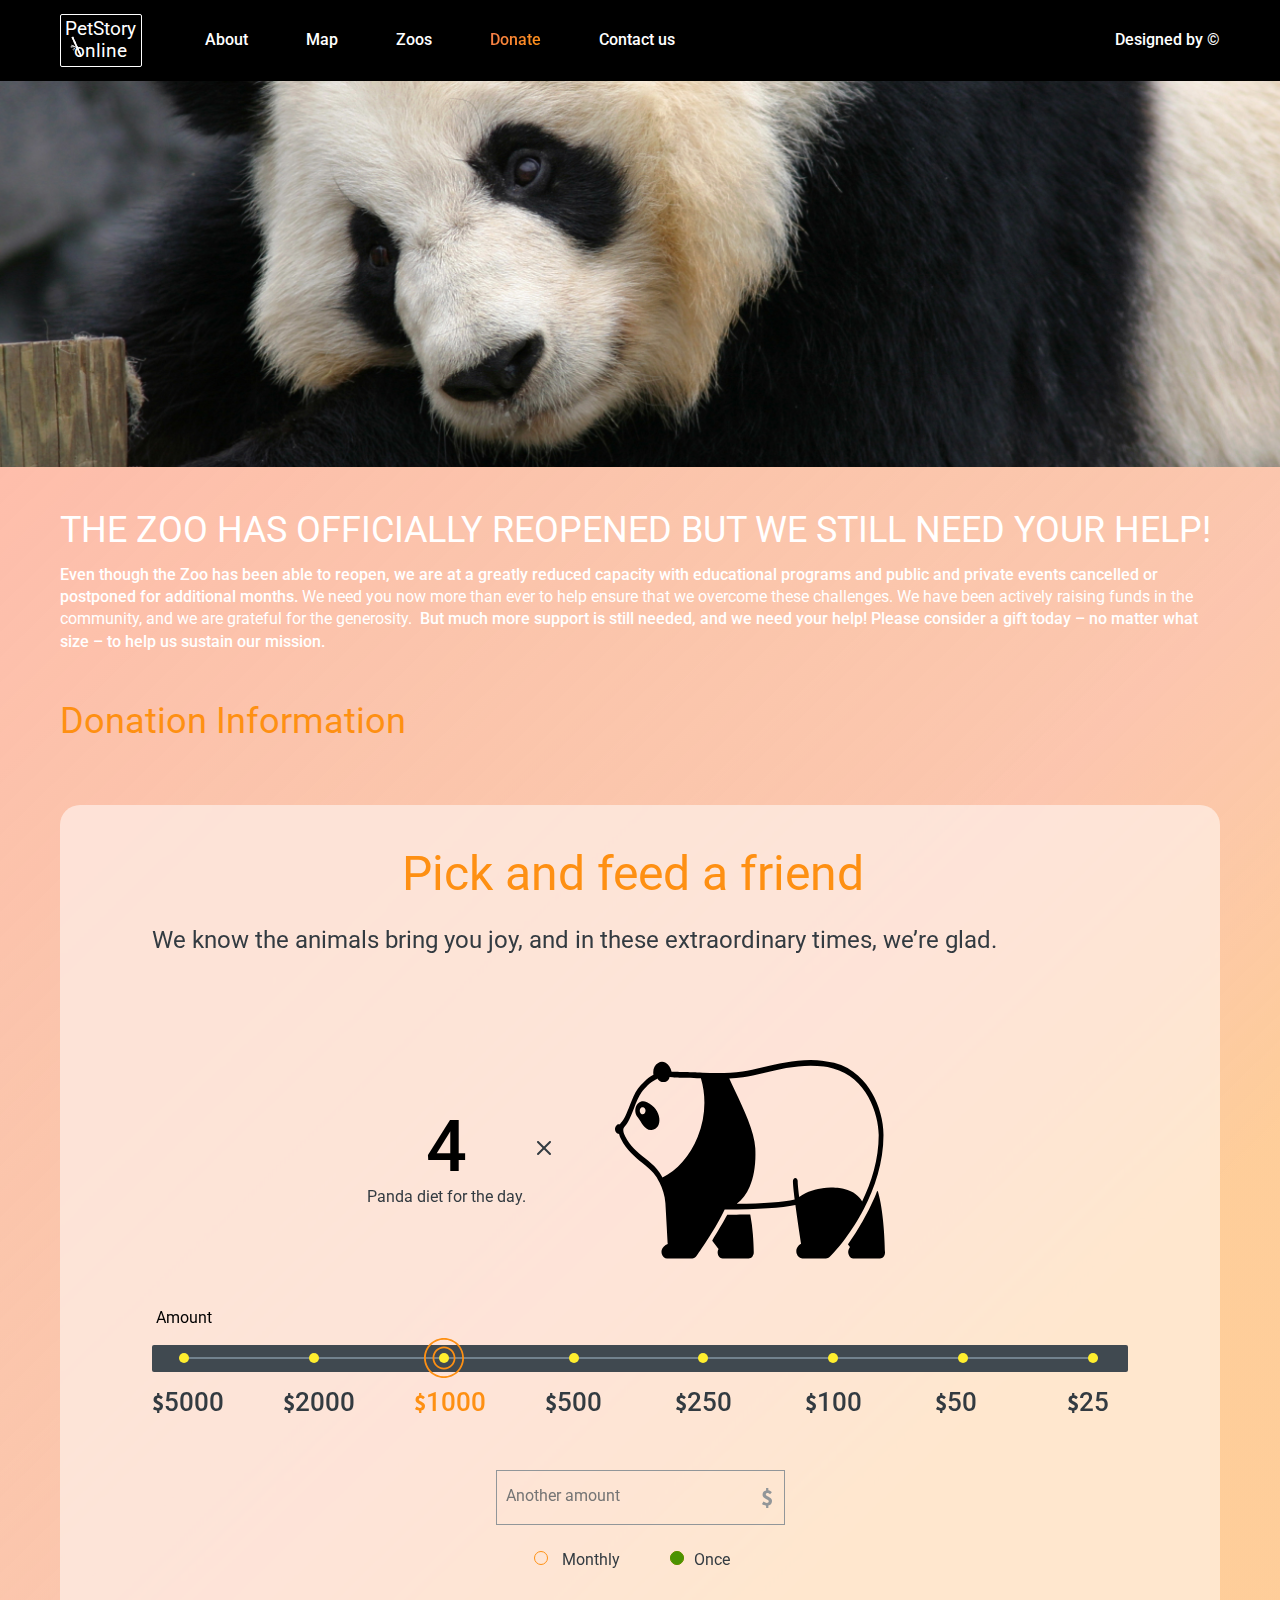
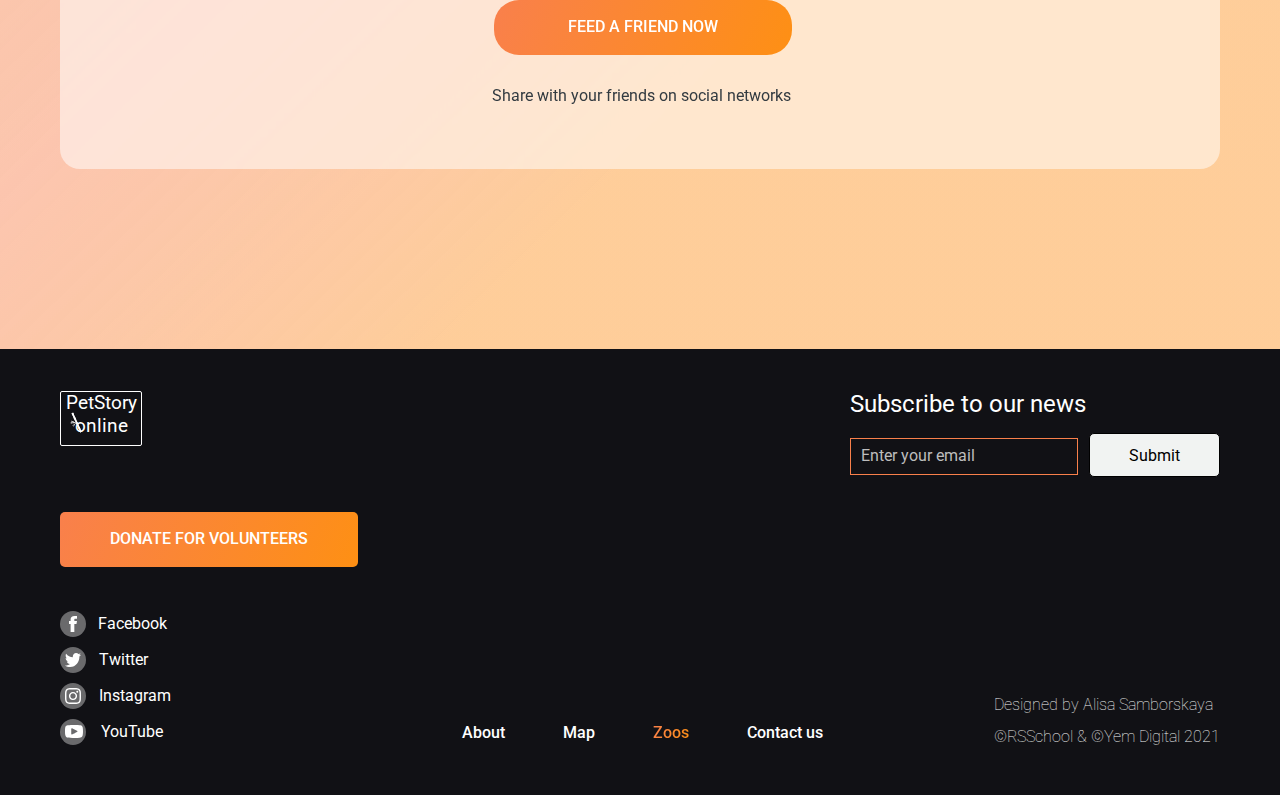
<file: pages/donate/index.html>
<!DOCTYPE html>
<html lang="en">
  <head>
    <meta charset="UTF-8" />
    <meta http-equiv="X-UA-Compatible" content="IE=edge" />
    <meta name="viewport" content="width=device-width, initial-scale=1.0" />
    <link rel="icon" href="../../assets/icons/bamboo.ico" />
    <link rel="preconnect" href="https://fonts.googleapis.com" />
    <link rel="preconnect" href="https://fonts.gstatic.com" crossorigin />
    <link
      href="https://fonts.googleapis.com/css2?family=Roboto:wght@100;300;400;500;700&display=swap"
      rel="stylesheet"
    />
    <link rel="stylesheet" href="style.css" />
    <title>Zoo-project (donate)</title>
  </head>
  <body class="body-content">
    <header class="header">
      <div class="container header__container">
        <a class="logo" href="index.html">
          <h1 class="h1">PetStory online</h1>
          <img
            class="logo__img"
            src="../../assets/icons/bamboo.svg"
            alt="bamboo"
          />
        </a>
        <div class="nav-a">
          <a class="logo nav-logo" href="index.html">
            <div class="h1 h1-nav">PetStory online</div>
            <img
              class="logo__img logo__img-nav"
              src="../../assets/icons/bamboo_or.svg"
              alt="bamboo"
            />
          </a>
          <nav class="nav">
            <ul class="nav__list">
              <li class="nav__element">
                <a href="../../pages/main/index.html">About</a>
              </li>
              <li class="nav__element"><a href="#">Map</a></li>
              <li class="nav__element"><a href="#">Zoos</a></li>
              <li class="nav__element selected">
                <a href="../../pages/donate/index.html">Donate</a>
              </li>
              <li class="nav__element last-nav">
                <a href="#contacts">Contact us</a>
              </li>
            </ul>
          </nav>
          <a
            class="figma-link"
            href="https://www.figma.com/file/jfEFwkXVj1WRq7sUHDr8os/PetStory-online"
            >Designed by &copy;</a
          >
          <div class="x-close"></div>
        </div>
        <div class="overlay"></div>
        <div class="burger-menu">
          <div class="burger-menu__row"></div>
          <div class="burger-menu__row burger-menu__row-mdl"></div>
          <div class="burger-menu__row"></div>
        </div>
      </div>
    </header>
    <div class="background"></div>
    <section class="section-feed">
      <div class="container section-feed__container">
        <article class="section-feed__article">
          <h3 class="section-feed__title">
            THE ZOO HAS OFFICIALLY REOPENED BUT WE STILL NEED YOUR HELP!
          </h3>
          <p>
            Even though the Zoo has been able to reopen, we are at a greatly
            reduced capacity with educational programs and public and private
            events cancelled or postponed for additional months.
            <span
              >We need you now more than ever to help ensure that we overcome
              these challenges. We have been actively raising funds in the
              community, and we are grateful for the generosity.</span
            >
            &nbsp;But much more support is still needed, and we need your help!
            Please consider a gift today – no matter what size – to help us
            sustain our mission.
          </p>
        </article>
        <h3 class="section-feed__title-2">Donation Information</h3>
      </div>
      <div class="container section-feed__container-bg">
        <h2>Pick and feed a friend</h2>
        <p class="section-feed__description">
          We know the animals bring you joy, and in these extraordinary times,
          we’re glad.
        </p>
        <div class="section-feed__animal">
          <div class="section-feed__days">
            <p class="section-feed__number">4</p>
            <p class="section-feed__text">Panda diet for the day.</p>
          </div>
          <img
            class="section-feed__x"
            src="../../assets/icons/x_icon.svg"
            alt="x"
          />
          <img
            class="section-feed_foto"
            src="../../assets/icons/animals-widget.svg"
            alt="animal"
          />
        </div>
        <p class="section-feed__amount">Amount</p>
        <div class="section-feed__rectangle1">
          <div class="section-feed__rectangle2">
            <div class="section-feed__ellipse first-element element-hidden">
              <img
                class="section-feed__roller hidden"
                src="../../assets/icons/roller_icon.svg"
                alt="roller"
              />
            </div>
            <div class="section-feed__ellipse">
              <img
                class="section-feed__roller hidden"
                src="../../assets/icons/roller_icon.svg"
                alt="roller"
              />
            </div>
            <div class="section-feed__ellipse">
              <img
                class="section-feed__roller marked"
                src="../../assets/icons/roller_icon.svg"
                alt="roller"
              />
            </div>
            <div class="section-feed__ellipse">
              <img
                class="section-feed__roller hidden"
                src="../../assets/icons/roller_icon.svg"
                alt="roller"
              />
            </div>
            <div class="section-feed__ellipse">
              <img
                class="section-feed__roller hidden"
                src="../../assets/icons/roller_icon.svg"
                alt="roller"
              />
            </div>
            <div class="section-feed__ellipse">
              <img
                class="section-feed__roller hidden"
                src="../../assets/icons/roller_icon.svg"
                alt="roller"
              />
            </div>
            <div class="section-feed__ellipse">
              <img
                class="section-feed__roller hidden"
                src="../../assets/icons/roller_icon.svg"
                alt="roller"
              />
            </div>
            <div class="section-feed__ellipse last-element">
              <img
                class="section-feed__roller hidden"
                src="../../assets/icons/roller_icon.svg"
                alt="roller"
              />
            </div>
          </div>
        </div>
        <div class="section-feed__cost">
          <span class="element-hidden">5000</span>
          <span>2000</span>
          <span>1000</span>
          <span>500</span>
          <span>250</span>
          <span>100</span>
          <span>50</span>
          <span>25</span>
        </div>
        <input type="number" placeholder="Another amount" />
        <div class="section-feed__radio">
          <label class="lable" for="r-1"
            ><input
              class="radio"
              id="r-1"
              type="radio"
              name="frequency"
              value="Monthly"
            /><span class="new-radio"></span> Monthly</label
          >
          <label class="lable" for="r-2"
            ><input
              class="radio"
              id="r-2"
              type="radio"
              name="frequency"
              value="Once"
              checked
            /><span class="new-radio"></span>Once</label
          >
        </div>
        <button class="button section-feed__button">Feed a friend now</button>
        <p class="section-feed__last-p">
          Share with your friends on social networks
        </p>
      </div>
    </section>
    <footer class="footer">
      <div class="container footer__container">
        <div class="footer__row-first">
          <a class="logo logo__footer" href="index.html">
            <p class="logo__text">PetStory online</p>
            <img
              class="logo__img footer-logo__img"
              src="../../assets/icons/bamboo.svg"
              alt="bamboo"
            />
          </a>
          <div class="subscribe">
            <p>Subscribe to our news</p>
            <form class="subscribe-form" action="URL" method="get">
              <input
                class="subscribe-form__input"
                name="email"
                type="email"
                placeholder="Enter your email"
              />
              <button class="buttons button__footer" type="submit">
                Submit
              </button>
            </form>
          </div>
        </div>
        <form method="GET" action="../../pages/donate/index.html">
          <input
            class="button footer__button-donate"
            type="submit"
            value="donate for volunteers"
          />
        </form>
        <div class="footer-row-last">
          <ul id="contacts" class="footer-row-last__list">
            <li class="footer-row-last__item">
              <a
                class="footer-row-last__link"
                href="https://ru-ru.facebook.com/"
              >
                <img src="../../assets/icons/f.svg" alt="f" />
                <span class="facebook">Facebook</span>
              </a>
            </li>
            <li class="footer-row-last__item">
              <a
                class="footer-row-last__link"
                href="https://twitter.com/?lang=ru"
              >
                <img
                  class="contact-img"
                  src="../../assets/icons/tw.svg"
                  alt="t"
                />
                <span>Twitter</span>
              </a>
            </li>
            <li class="footer-row-last__item">
              <a
                href="https://www.instagram.com/"
                class="footer-row-last__link"
              >
                <img
                  class="contact-img"
                  src="../../assets/icons/inst.svg"
                  alt="i"
                />
                <span>Instagram</span>
              </a>
            </li>
            <li class="footer-row-last__item">
              <a
                href="https://www.youtube.com/"
                class="footer-row-last__link item-last-bottom"
              >
                <img
                  class="contact-img"
                  src="../../assets/icons/y.svg"
                  alt="y"
                />
                <span>YouTube</span>
              </a>
            </li>
          </ul>
          <nav class="nav">
            <ul class="nav__list footer__nav__list">
              <li class="nav__element">
                <a class="non-interactive" href="index.html">About</a>
              </li>
              <li class="nav__element"><a href="#">Map</a></li>
              <li class="nav__element"><a href="#">Zoos</a></li>
              <li class="nav__element"><a href="#contacts">Contact us</a></li>
            </ul>
          </nav>
          <a
            class="footer__figma-link"
            href="https://www.figma.com/file/jfEFwkXVj1WRq7sUHDr8os/PetStory-online"
            >Designed by Alisa Samborskaya <br /><br />
            &copy;RSSchool &amp; &copy;Yem Digital 2021</a
          >
        </div>
      </div>
    </footer>
    <script async src="script.js"></script>
  </body>
</html>
</file>
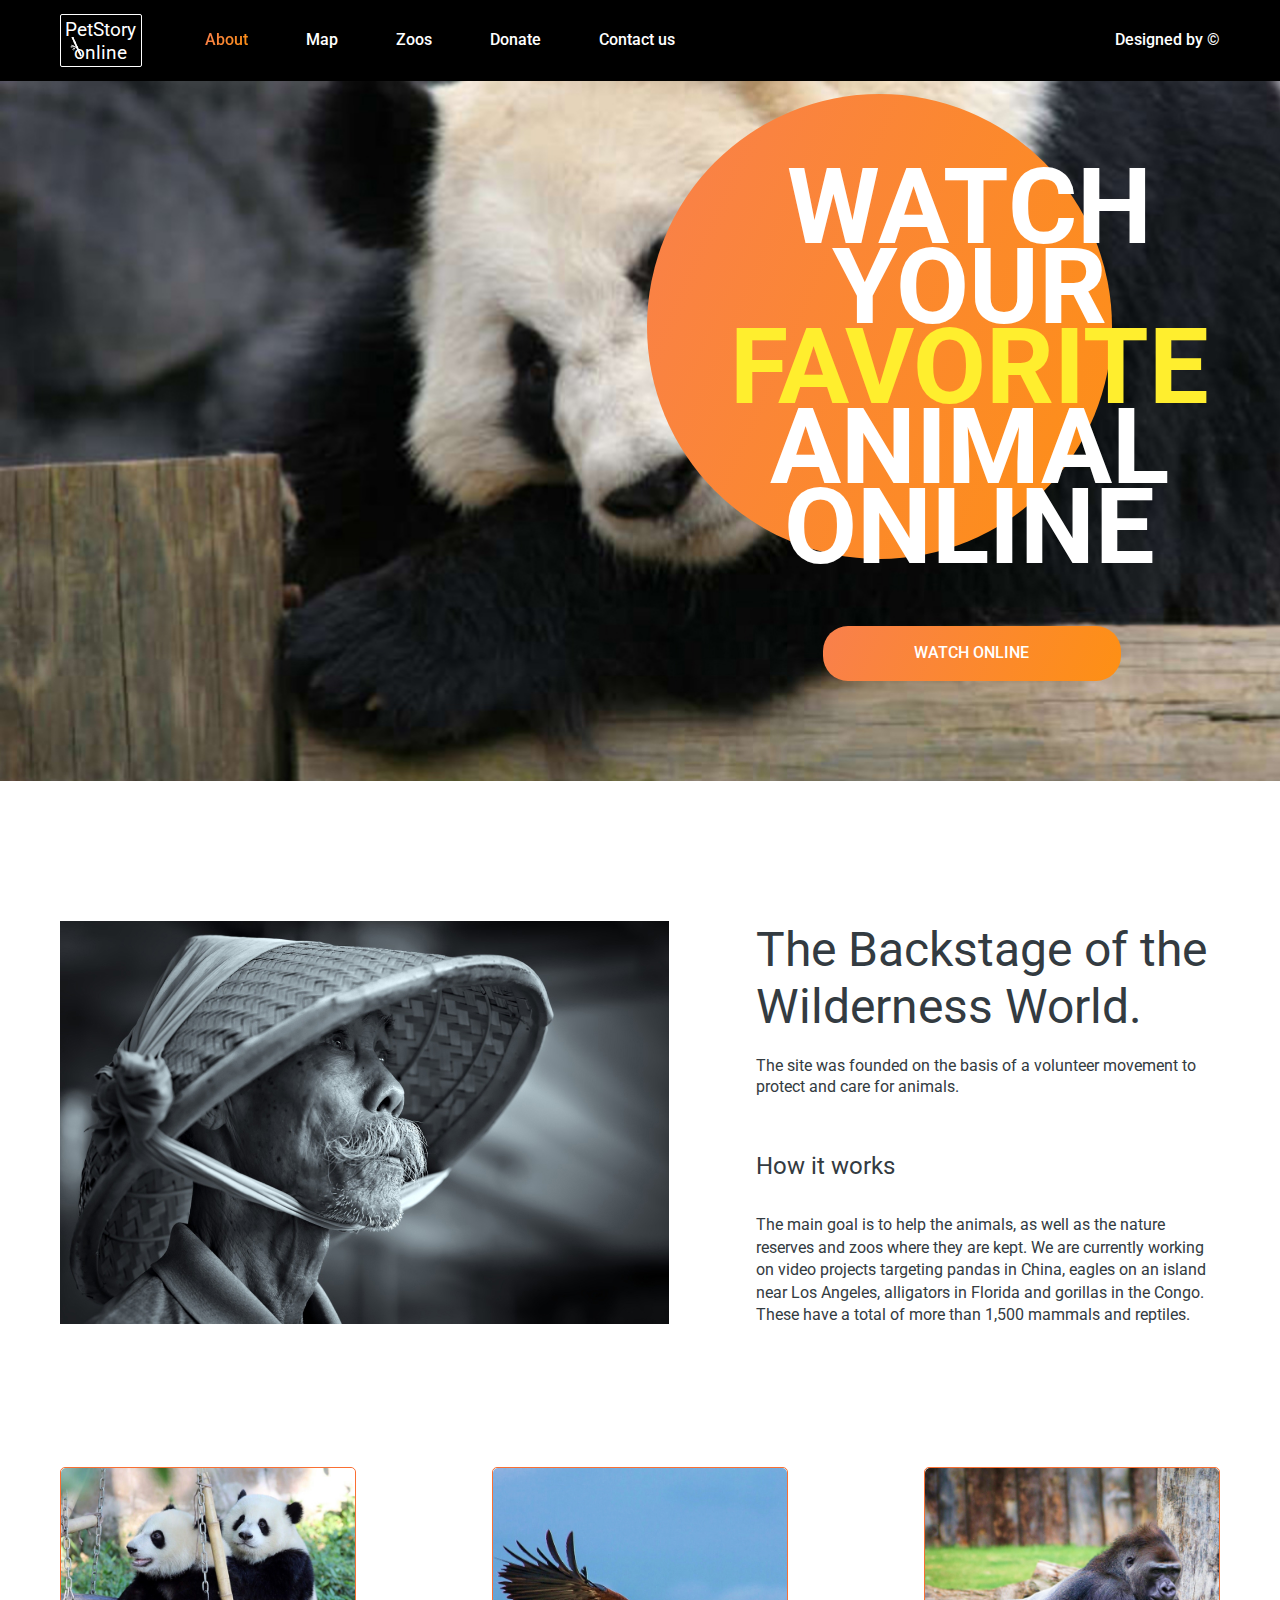
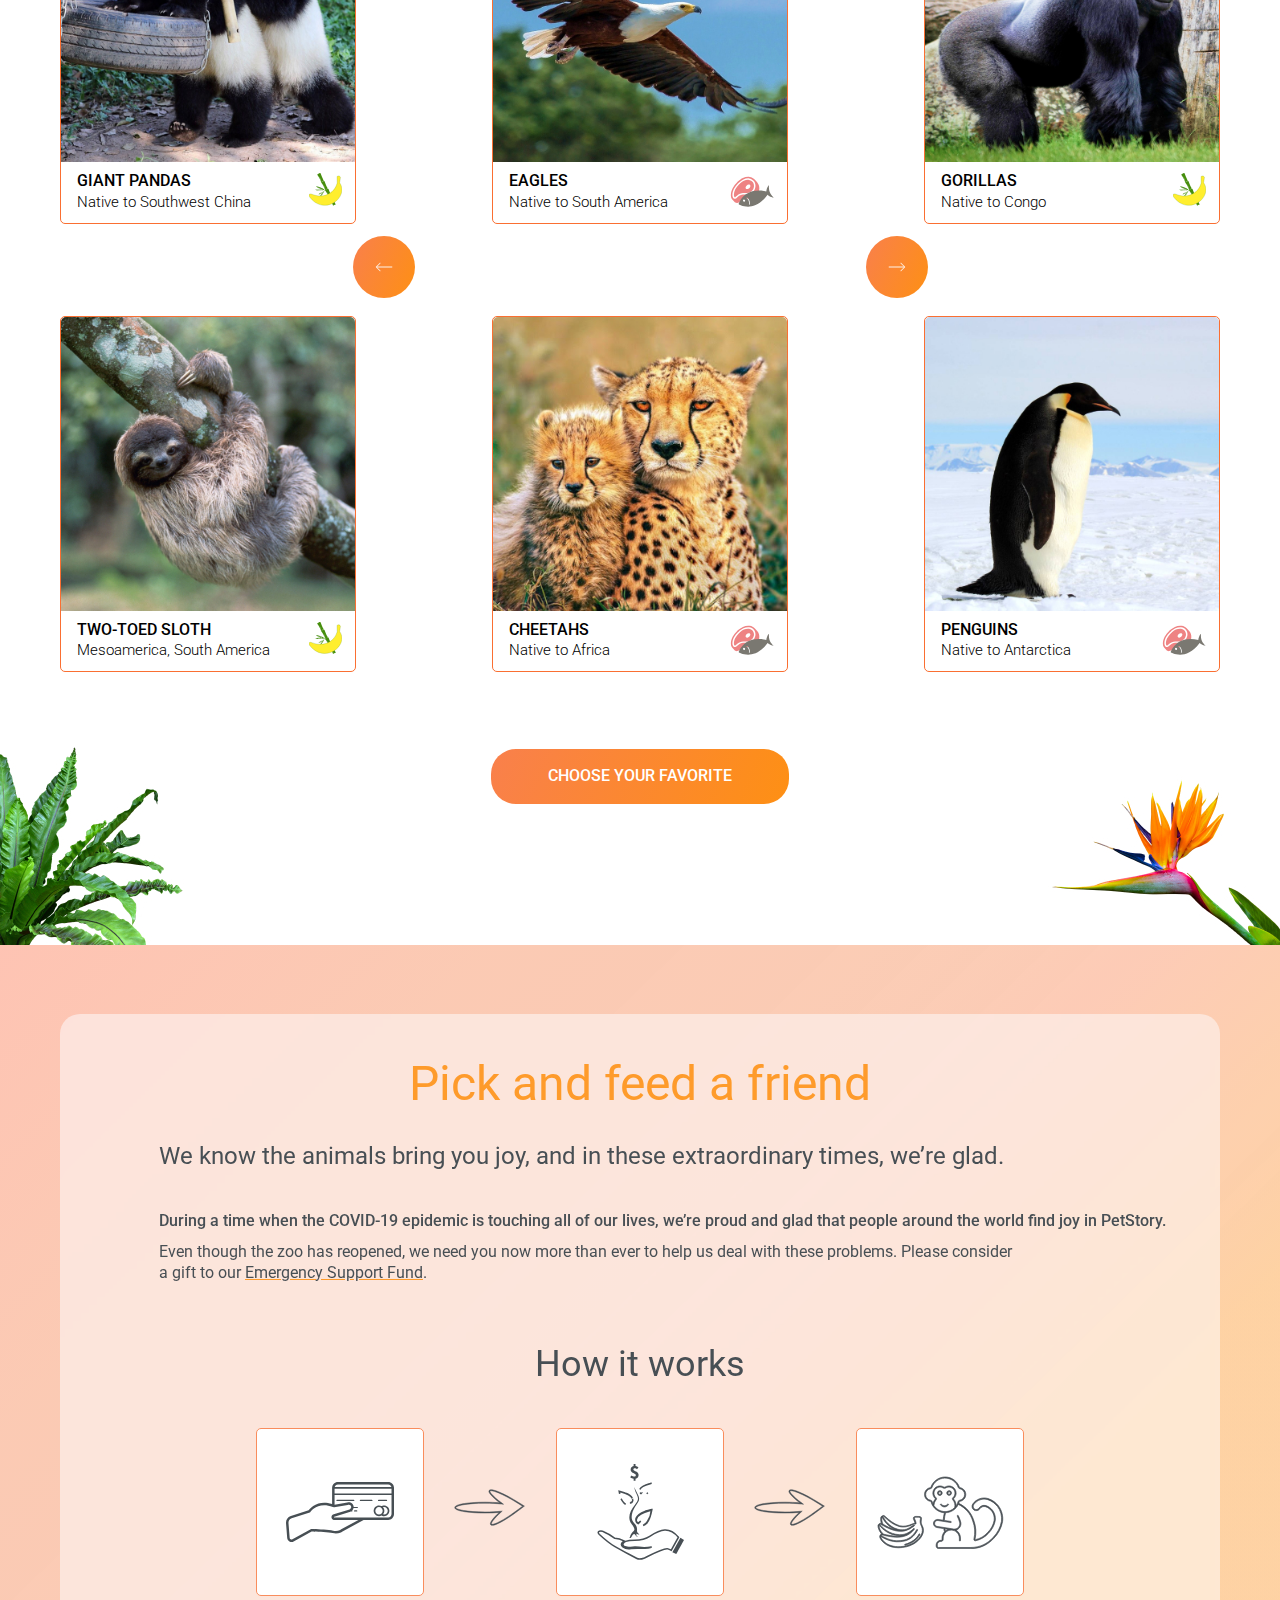
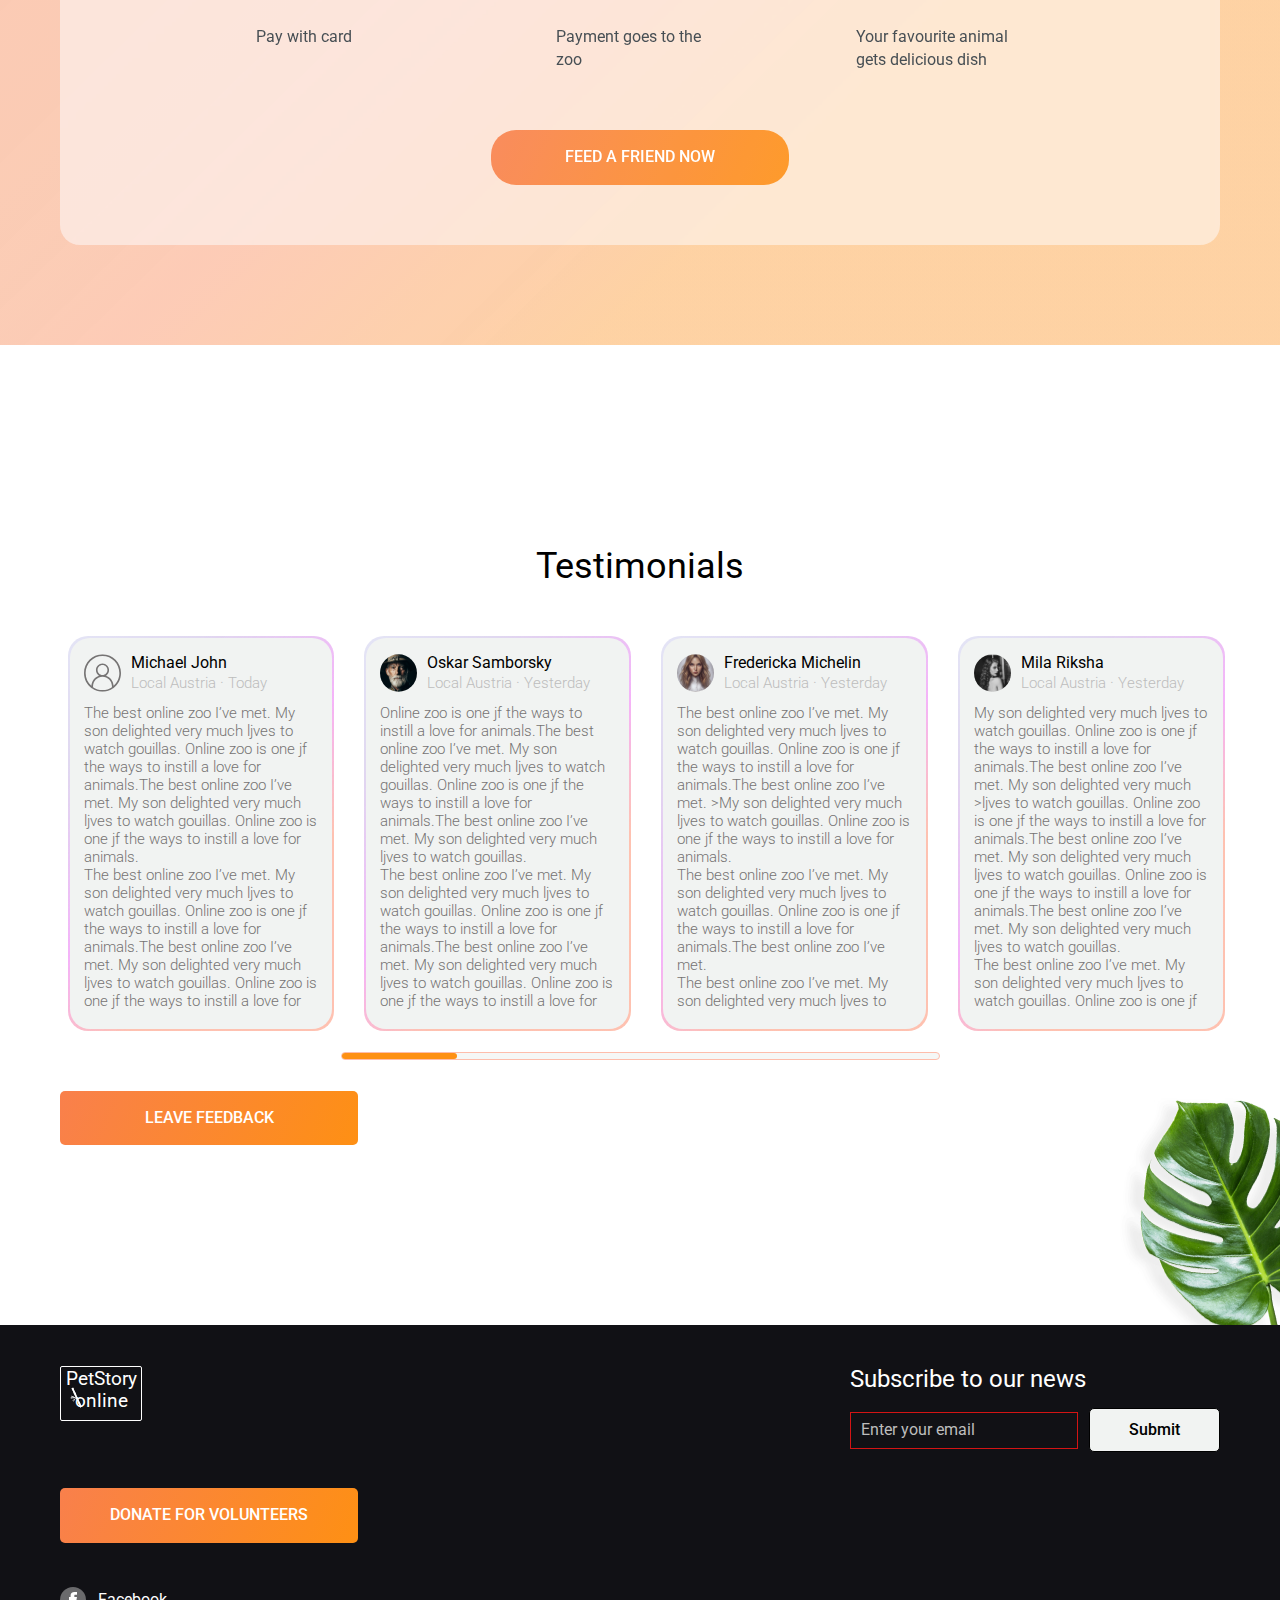
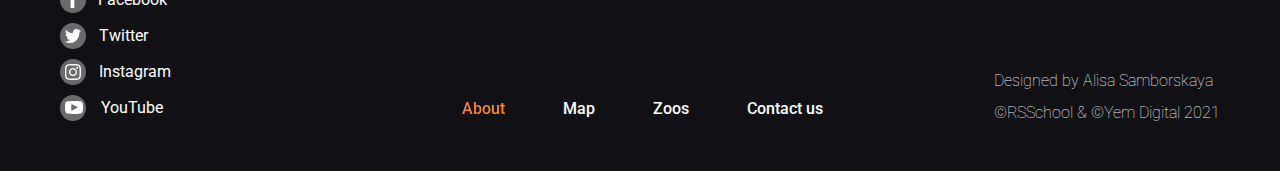
<file: pages/main/index.html>
<!DOCTYPE html>
<html lang="en">
  <head>
    <meta charset="UTF-8" />
    <meta http-equiv="X-UA-Compatible" content="IE=edge" />
    <meta name="viewport" content="width=device-width, initial-scale=1.0" />
    <link rel="icon" href="../../assets/icons/bamboo.ico" />
    <link rel="preconnect" href="https://fonts.googleapis.com" />
    <link rel="preconnect" href="https://fonts.gstatic.com" crossorigin />
    <link
      href="https://fonts.googleapis.com/css2?family=Roboto:wght@100;300;400;500;700&display=swap"
      rel="stylesheet"
    />
    <link rel="stylesheet" href="style.css" />
    <title>Zoo-project (petstory)</title>
  </head>
  <body>
    <div class="content">
      <div class="background">
        <header class="header">
          <div class="container header__container">
            <a class="logo" href="index.html">
              <h1 class="h1">PetStory online</h1>
              <img
                class="logo__img"
                src="../../assets/icons/bamboo.svg"
                alt="bamboo"
              />
            </a>
            <div class="nav-a">
              <a class="logo nav-logo" href="index.html">
                <div class="h1 h1-nav">PetStory online</div>
                <img
                  class="logo__img logo__img-nav"
                  src="../../assets/icons/bamboo_or.svg"
                  alt="bamboo"
                />
              </a>
              <nav class="nav">
                <ul class="nav__list">
                  <li class="nav__element selected">
                    <a href="index.html">About</a>
                  </li>
                  <li class="nav__element"><a href="#">Map</a></li>
                  <li class="nav__element"><a href="#">Zoos</a></li>
                  <li class="nav__element">
                    <a href="../../pages/donate/index.html">Donate</a>
                  </li>
                  <li class="nav__element last__nav">
                    <a href="#contacts">Contact us</a>
                  </li>
                </ul>
              </nav>
              <a
                class="figma-link"
                href="https://www.figma.com/file/jfEFwkXVj1WRq7sUHDr8os/PetStory-online"
                >Designed by &copy;</a
              >
              <div class="x-close"></div>
            </div>

            <div class="burger-menu">
              <div class="burger-menu__row"></div>
              <div class="burger-menu__row burger-menu__row-mdl"></div>
              <div class="burger-menu__row"></div>
            </div>
          </div>
        </header>
        <section class="section-watch">
          <div class="container section-watch__container">
            <div class="section-watch__info">
              <div class="section-watch__circle"></div>
              <h2>
                Watch your <span class="yellow-text">favorite</span> animal
                online
              </h2>
              <button class="button section-watch__button">Watch online</button>
            </div>
          </div>
        </section>
      </div>
      <div class="overlay"></div>
      <section class="section-backstage">
        <div class="container section-backstage__container">
          <img
            class="section-backstage__image visible-d"
            src="../../assets/images/bamboo-cap.jpg"
            alt="bamboo-cap"
          />
          <img
            class="section-backstage__image visible-sd"
            src="../../assets/images/bamboo-cap_sd.jpg"
            alt="bamboo-cap"
          />
          <div class="section-backstage__text">
            <h3>The Backstage of the Wilderness World.</h3>
            <p>
              The site was founded on the basis of a volunteer movement to
              protect and care for animals.
            </p>
            <p class="title">How it works</p>
            <p class="text">
              The main goal is to help the animals, as well as the nature
              reserves and zoos where they are kept. We are currently working on
              video projects targeting pandas in China, eagles on an island near
              Los Angeles, alligators in Florida and gorillas in the Congo.
              These have a total of more than 1,500 mammals and reptiles.
            </p>
          </div>
        </div>
      </section>
      <div class="section-card">
        <div class="section-card__circle section-card__circle-left">
          <img src="../../assets/icons/arrow1.svg" alt="arrow" />
        </div>
        <div class="section-card__circle section-card__circle-right">
          <img src="../../assets/icons/arrow2.svg" alt="arrow" />
        </div>
        <div class="section-card__row">
          <div class="container section-card__container">
            <div class="section-card__animal-card">
              <img src="../../assets/images/panda.jpg" alt="panda" />
              <div class="section-card__info-pic">
                <div class="section-card__info">
                  <p class="section-card__info-name">giant Pandas</p>
                  <p>Native to Southwest China</p>
                </div>
                <img
                  src="../../assets/icons/banana-bamboo_icon.svg"
                  alt="banana"
                />
              </div>
            </div>
            <div class="section-card__animal-card">
              <img src="../../assets/images/eagle.jpg" alt="eagle" />
              <div class="section-card__info-pic">
                <div class="section-card__info">
                  <p class="section-card__info-name">Eagles</p>
                  <p>Native to South America</p>
                </div>
                <img src="../../assets/icons/meet-fish_icon.svg" alt="meet" />
              </div>
            </div>
            <div class="section-card__animal-card">
              <img src="../../assets/images/gorilla.jpg" alt="gorilla" />
              <div class="section-card__info-pic">
                <div class="section-card__info">
                  <p class="section-card__info-name">Gorillas</p>
                  <p>Native to Congo</p>
                </div>
                <img
                  src="../../assets/icons/banana-bamboo_icon.svg"
                  alt="banana"
                />
              </div>
            </div>
            <div class="section-card__animal-card">
              <img src="../../assets/images/sloth.jpg" alt="sloth" />
              <div class="section-card__info-pic">
                <div class="section-card__info">
                  <p class="section-card__info-name">Two-toed Sloth</p>
                  <p>Mesoamerica, South America</p>
                </div>
                <img
                  src="../../assets/icons/banana-bamboo_icon.svg"
                  alt="banana"
                />
              </div>
            </div>
            <div class="section-card__animal-card">
              <img src="../../assets/images/cheetahs.jpg" alt="cheetahs" />
              <div class="section-card__info-pic">
                <div class="section-card__info">
                  <p class="section-card__info-name">Cheetahs</p>
                  <p>Native to Africa</p>
                </div>
                <img src="../../assets/icons/meet-fish_icon.svg" alt="meet" />
              </div>
            </div>
            <div class="section-card__animal-card">
              <img src="../../assets/images/penguin.jpg" alt="penguin" />
              <div class="section-card__info-pic">
                <div class="section-card__info">
                  <p class="section-card__info-name">Penguins</p>
                  <p>Native to Antarctica</p>
                </div>
                <img src="../../assets/icons/meet-fish_icon.svg" alt="meet" />
              </div>
            </div>
          </div>
        </div>
        <button class="button section-card__button">
          Choose your favorite
        </button>
      </div>
      <section class="section-feed">
        <div class="container section-feed__container">
          <h3 class="section-feed__title">Pick and feed a friend</h3>
          <p class="section-feed__text1">
            We know the animals bring you joy, and in these extraordinary times,
            we’re glad.
          </p>
          <p class="section-feed__text2">
            During a time when the COVID-19 epidemic is touching all of our
            lives, we’re proud and glad that people around the world find joy in
            PetStory.
          </p>
          <p class="section-feed__text3">
            Even though the zoo has reopened, we need you now more than ever to
            help us deal with these problems. Please consider a gift to our
            <a class="section-feed__link" href="../../pages/donate/index.html"
              >Emergency Support Fund</a
            >.
          </p>
          <h4>How it works</h4>
          <div class="section-feed__patterns">
            <div class="section-feed__pattern1 pattern">
              <div class="section-feed__pattern-square1 square"></div>
              <p>Pay with card</p>
            </div>
            <img
              class="visible-desk"
              src="../../assets/icons/arrowL1.svg"
              alt="arrowL"
            />
            <img
              class="visible-t visible-t-first"
              src="../../assets/icons/arrow_tgreen.svg"
              alt="arrowg"
            />
            <div class="section-feed__pattern2 pattern">
              <div class="section-feed__pattern-square2 square"></div>
              <p>Payment goes to the zoo</p>
            </div>
            <img
              class="visible-desk"
              src="../../assets/icons/arrowL1.svg"
              alt="arrowL"
            />
            <img
              class="visible-t visible-t-second"
              src="../../assets/icons/arrow_tgreen.svg"
              alt="arrowg"
            />
            <div class="section-feed__pattern3 pattern">
              <div class="section-feed__pattern-square3 square"></div>
              <p>Your favourite animal gets delicious dish</p>
            </div>
          </div>
          <form method="GET" action="../../pages/donate/index.html">
            <input
              class="button section-feed__button"
              type="submit"
              value="Feed a friend now"
            />
          </form>
        </div>
      </section>
      <section class="section-testimonials">
        <div class="container section-testimonials__container">
          <h4 class="section-testimonials__title">Testimonials</h4>
          <ul class="section-testimonials__list">
            <li class="section-testimonials__item">
              <div class="section-testimonials__comment">
                <div class="section-testimonials__perinfo">
                  <img src="../../assets/icons/user_icon.svg" alt="user" />
                  <p>
                    Michael John <br />
                    <span>Local Austria &middot; Today</span>
                  </p>
                  <div class="close-comment"></div>
                </div>
                <div class="section-testimonials__article">
                  The best online zoo I’ve met. My son delighted very much ljves
                  to watch gouillas. Online zoo is one jf the ways to instill a
                  love for animals.The best online zoo I’ve met. My son
                  delighted very much ljves to watch gouillas. Online zoo is one
                  jf the ways to instill a love for animals. <br />
                  The best online zoo I’ve met. My son delighted very much ljves
                  to watch gouillas. Online zoo is one jf the ways to instill a
                  love for animals.The best online zoo I’ve met. My son
                  delighted very much ljves to watch gouillas. Online zoo is one
                  jf the ways to instill a love for
                </div>
              </div>
            </li>
            <li class="section-testimonials__item">
              <div class="section-testimonials__comment">
                <div class="section-testimonials__perinfo">
                  <img src="../../assets/icons/person1.svg" alt="user" />
                  <p>
                    Oskar Samborsky <br />
                    <span>Local Austria &middot; Yesterday</span>
                  </p>
                  <div class="close-comment"></div>
                </div>
                <div class="section-testimonials__article">
                  Online zoo is one jf the ways to instill a love for
                  animals.The best online zoo I’ve met. My son delighted very
                  much ljves to watch gouillas. Online zoo is one jf the ways to
                  instill a love for animals.The best online zoo I’ve met. My
                  son delighted very much ljves to watch gouillas. <br />
                  The best online zoo I’ve met. My son delighted very much ljves
                  to watch gouillas. Online zoo is one jf the ways to instill a
                  love for animals.The best online zoo I’ve met. My son
                  delighted very much ljves to watch gouillas. Online zoo is one
                  jf the ways to instill a love for
                </div>
              </div>
            </li>
            <li class="section-testimonials__item">
              <div class="section-testimonials__comment">
                <div class="section-testimonials__perinfo">
                  <img src="../../assets/icons/person2.svg" alt="user" />
                  <p>
                    Fredericka Michelin <br />
                    <span>Local Austria &middot; Yesterday</span>
                  </p>
                  <div class="close-comment"></div>
                </div>
                <div class="section-testimonials__article">
                  The best online zoo I’ve met. My son delighted very much ljves
                  to watch gouillas. Online zoo is one jf the ways to instill a
                  love for animals.The best online zoo I’ve met. >My son
                  delighted very much ljves to watch gouillas. Online zoo is one
                  jf the ways to instill a love for animals. <br />
                  The best online zoo I’ve met. My son delighted very much ljves
                  to watch gouillas. Online zoo is one jf the ways to instill a
                  love for animals.The best online zoo I’ve met.
                  <br />
                  The best online zoo I’ve met. My son delighted very much ljves
                  to
                </div>
              </div>
            </li>
            <li class="section-testimonials__item">
              <div class="section-testimonials__comment">
                <div class="section-testimonials__perinfo">
                  <img src="../../assets/icons/person3.svg" alt="user" />
                  <p>
                    Mila Riksha <br />
                    <span>Local Austria &middot; Yesterday</span>
                  </p>
                  <div class="close-comment"></div>
                </div>
                <div class="section-testimonials__article">
                  My son delighted very much ljves to watch gouillas. Online zoo
                  is one jf the ways to instill a love for animals.The best
                  online zoo I’ve met. My son delighted very much >ljves to
                  watch gouillas. Online zoo is one jf the ways to instill a
                  love for animals.The best online zoo I’ve met. My son
                  delighted very much ljves to watch gouillas. Online zoo is one
                  jf the ways to instill a love for animals.The best online zoo
                  I’ve met. My son delighted very much ljves to watch gouillas.
                  <br />
                  The best online zoo I’ve met. My son delighted very much ljves
                  to watch gouillas. Online zoo is one jf
                </div>
              </div>
            </li>
            <li class="section-testimonials__item">
              <div class="section-testimonials__comment">
                <div class="section-testimonials__perinfo">
                  <img src="../../assets/icons/user_icon.svg" alt="user" />
                  <p>
                    John Black <br />
                    <span>Local Austria &middot; Yesterday</span>
                  </p>
                  <div class="close-comment"></div>
                </div>
                <div class="section-testimonials__article">
                  The best online zoo I’ve met. My son delighted very much ljves
                  to watch gouillas. Online zoo is one jf the ways to instill a
                  love for animals.The best online zoo I’ve met. >My son
                  delighted very much ljves to watch gouillas. Online zoo is one
                  jf the ways to instill a love for animals. <br />
                  The best online zoo I’ve met. My son delighted very much ljves
                  to watch gouillas. Online zoo is one jf the ways to instill a
                  love for animals.The best online zoo I’ve met.
                  <br />
                  The best online zoo I’ve met. My son delighted very much ljves
                  to
                </div>
              </div>
            </li>
            <li class="section-testimonials__item">
              <div class="section-testimonials__comment">
                <div class="section-testimonials__perinfo">
                  <img src="../../assets/icons/user_icon.svg" alt="user" />
                  <p>
                    Mila Kai <br />
                    <span>Local Austria &middot; Yesterday</span>
                  </p>
                  <div class="close-comment"></div>
                </div>
                <div class="section-testimonials__article">
                  Online zoo is one jf the ways to instill a love for
                  animals.The best online zoo I’ve met. My son delighted very
                  much ljves to watch gouillas. Online zoo is one jf the ways to
                  instill a love for animals.The best online zoo I’ve met. My
                  son delighted very much ljves to watch gouillas. <br />
                  The best online zoo I’ve met. My son delighted very much ljves
                  to watch gouillas. Online zoo is one jf the ways to instill a
                  love for animals.The best online zoo I’ve met. My son
                  delighted very much ljves to watch gouillas. Online zoo is one
                  jf the ways to instill a love for
                </div>
              </div>
            </li>
            <li class="section-testimonials__item">
              <div class="section-testimonials__comment">
                <div class="section-testimonials__perinfo">
                  <img src="../../assets/icons/user_icon.svg" alt="user" />
                  <p>
                    Mary Jain <br />
                    <span>Local Austria &middot; Yesterday</span>
                  </p>
                  <div class="close-comment"></div>
                </div>
                <div class="section-testimonials__article">
                  My son delighted very much ljves to watch gouillas. Online zoo
                  is one jf the ways to instill a love for animals.The best
                  online zoo I’ve met. My son delighted very much >ljves to
                  watch gouillas. Online zoo is one jf the ways to instill a
                  love for animals.The best online zoo I’ve met. My son
                  delighted very much ljves to watch gouillas. Online zoo is one
                  jf the ways to instill a love for animals.The best online zoo
                  I’ve met. My son delighted very much ljves to watch gouillas.
                  <br />
                  The best online zoo I’ve met. My son delighted very much ljves
                  to watch gouillas. Online zoo is one jf
                </div>
              </div>
            </li>
            <li class="section-testimonials__item">
              <div class="section-testimonials__comment">
                <div class="section-testimonials__perinfo">
                  <img src="../../assets/icons/user_icon.svg" alt="user" />
                  <p>
                    Kate Bush <br />
                    <span>Local Austria &middot; Yesterday</span>
                  </p>
                  <div class="close-comment"></div>
                </div>
                <div class="section-testimonials__article">
                  Online zoo is one jf the ways to instill a love for
                  animals.The best online zoo I’ve met. My son delighted very
                  much ljves to watch gouillas. Online zoo is one jf the ways to
                  instill a love for animals.The best online zoo I’ve met. My
                  son delighted very much ljves to watch gouillas. <br />
                  The best online zoo I’ve met. My son delighted very much ljves
                  to watch gouillas. Online zoo is one jf the ways to instill a
                  love for animals.The best online zoo I’ve met. My son
                  delighted very much ljves to watch gouillas. Online zoo is one
                  jf the ways to instill a love for
                </div>
              </div>
            </li>
            <li class="section-testimonials__item">
              <div class="section-testimonials__comment">
                <div class="section-testimonials__perinfo">
                  <img src="../../assets/icons/user_icon.svg" alt="user" />
                  <p>
                    Olga Ivanova <br />
                    <span>Local Austria &middot; Yesterday</span>
                  </p>
                  <div class="close-comment"></div>
                </div>
                <div class="section-testimonials__article">
                  My son delighted very much ljves to watch gouillas. Online zoo
                  is one jf the ways to instill a love for animals.The best
                  online zoo I’ve met. My son delighted very much >ljves to
                  watch gouillas. Online zoo is one jf the ways to instill a
                  love for animals.The best online zoo I’ve met. My son
                  delighted very much ljves to watch gouillas. Online zoo is one
                  jf the ways to instill a love for animals.The best online zoo
                  I’ve met. My son delighted very much ljves to watch gouillas.
                  <br />
                  The best online zoo I’ve met. My son delighted very much ljves
                  to watch gouillas. Online zoo is one jf
                </div>
              </div>
            </li>
            <li class="section-testimonials__item">
              <div class="section-testimonials__comment">
                <div class="section-testimonials__perinfo">
                  <img src="../../assets/icons/user_icon.svg" alt="user" />
                  <p>
                    Jenifer Lo <br />
                    <span>Local Austria &middot; Yesterday</span>
                  </p>
                  <div class="close-comment"></div>
                </div>
                <div class="section-testimonials__article">
                  Online zoo is one jf the ways to instill a love for
                  animals.The best online zoo I’ve met. My son delighted very
                  much ljves to watch gouillas. Online zoo is one jf the ways to
                  instill a love for animals.The best online zoo I’ve met. My
                  son delighted very much ljves to watch gouillas. <br />
                  The best online zoo I’ve met. My son delighted very much ljves
                  to watch gouillas. Online zoo is one jf the ways to instill a
                  love for animals.The best online zoo I’ve met. My son
                  delighted very much ljves to watch gouillas. Online zoo is one
                  jf the ways to instill a love for
                </div>
              </div>
            </li>
            <li class="section-testimonials__item">
              <div class="section-testimonials__comment">
                <div class="section-testimonials__perinfo">
                  <img src="../../assets/icons/user_icon.svg" alt="user" />
                  <p>
                    Angela Pitt <br />
                    <span>Local Austria &middot; Yesterday</span>
                  </p>
                  <div class="close-comment"></div>
                </div>
                <div class="section-testimonials__article">
                  My son delighted very much ljves to watch gouillas. Online zoo
                  is one jf the ways to instill a love for animals.The best
                  online zoo I’ve met. My son delighted very much >ljves to
                  watch gouillas. Online zoo is one jf the ways to instill a
                  love for animals.The best online zoo I’ve met. My son
                  delighted very much ljves to watch gouillas. Online zoo is one
                  jf the ways to instill a love for animals.The best online zoo
                  I’ve met. My son delighted very much ljves to watch gouillas.
                  <br />
                  The best online zoo I’ve met. My son delighted very much ljves
                  to watch gouillas. Online zoo is one jf
                </div>
              </div>
            </li>
          </ul>
          <div class="section-testimonials__scroll-wrap">
            <input
              class="section-testimonials__scroll"
              type="range"
              min="1"
              max="8"
              step="1"
              value="1"
            />
          </div>
          <button class="button section-testimonials__button">
            leave feedback
          </button>
        </div>
      </section>
      <footer class="footer">
        <div class="container footer__container">
          <div class="footer__row-first">
            <a class="logo logo__footer" href="index.html">
              <p class="logo__text">PetStory online</p>
              <img
                class="logo__img footer-logo__img"
                src="../../assets/icons/bamboo.svg"
                alt="bamboo"
              />
            </a>
            <div class="subscribe">
              <p>Subscribe to our news</p>
              <form class="subscribe-form" action="URL" method="get">
                <input
                  class="subscribe-form__input"
                  name="email"
                  required
                  type="email"
                  placeholder="Enter your email"
                />
                <button class="button button__footer" type="submit">
                  Submit
                </button>
              </form>
            </div>
          </div>
          <form method="GET" action="../../pages/donate/index.html">
            <input
              class="button footer__button-donate"
              type="submit"
              value="donate for volunteers"
            />
          </form>
          <div class="footer-row-last">
            <ul id="contacts" class="footer-row-last__list">
              <li class="footer-row-last__item">
                <a
                  class="footer-row-last__link"
                  href="https://ru-ru.facebook.com/"
                >
                  <img src="../../assets/icons/f.svg" alt="f" />
                  <span class="facebook">Facebook</span>
                </a>
              </li>
              <li class="footer-row-last__item">
                <a
                  class="footer-row-last__link"
                  href="https://twitter.com/?lang=ru"
                >
                  <img
                    class="contact-img"
                    src="../../assets/icons/tw.svg"
                    alt="t"
                  />
                  <span>Twitter</span>
                </a>
              </li>
              <li class="footer-row-last__item">
                <a
                  href="https://www.instagram.com/"
                  class="footer-row-last__link"
                >
                  <img
                    class="contact-img"
                    src="../../assets/icons/inst.svg"
                    alt="i"
                  />
                  <span>Instagram</span>
                </a>
              </li>
              <li class="footer-row-last__item">
                <a
                  href="https://www.youtube.com/"
                  class="footer-row-last__link item-last-bottom"
                >
                  <img
                    class="contact-img"
                    src="../../assets/icons/y.svg"
                    alt="y"
                  />
                  <span>YouTube</span>
                </a>
              </li>
            </ul>
            <nav class="nav">
              <ul class="nav__list footer__nav__list">
                <li class="nav__element selected">
                  <a href="index.html">About</a>
                </li>
                <li class="nav__element"><a href="#">Map</a></li>
                <li class="nav__element"><a href="#">Zoos</a></li>
                <li class="nav__element"><a href="#contacts">Contact us</a></li>
              </ul>
            </nav>
            <a
              class="footer__figma-link"
              href="https://www.figma.com/file/jfEFwkXVj1WRq7sUHDr8os/PetStory-online"
              >Designed by Alisa Samborskaya <br /><br />
              &copy;RSSchool &amp; &copy;Yem Digital 2021</a
            >
          </div>
        </div>
      </footer>
    </div>
    <script async src="script.js"></script>
  </body>
</html>
</file>
<file: pages/donate/style.css>
* {
  padding: 0;
  margin: 0;
  border: 0;
}

*,
*::before,
*::after {
  box-sizing: border-box;
}

:focus,
:active {
  outline: none;
}

a:focus,
a:active {
  outline: none;
}

nav,
footer,
header,
aside {
  display: block;
}

html,
body {
  scroll-behavior: smooth;
  font-family: "Roboto", sans-serif;
  height: 100%;
  width: 100%;
  font-size: 16px;
  line-height: 100%;
  font-style: normal;
  -ms-text-size-adjust: 100%;
  -moz-text-size-adjust: 100%;
  -webkit-text-size-adjust: 100%;
}

input,
button,
textarea {
  font-family: inherit;
}

input::-ms-clear {
  display: none;
}

button,
.button,
.section-card__animal-card,
.section-feed__ellipse,
input[type=radio],
label,
.section-feed__rectangle1,
.section-feed__rectangle2 {
  cursor: pointer;
}

button::-moz-focus-inner {
  padding: 0;
  border: 0;
}

a,
a:visited {
  text-decoration: none;
  color: #ffffff;
  background-color: transparent;
}

a:hover {
  text-decoration: none;
}

ul li {
  list-style: none;
}

img {
  vertical-align: top;
  border-style: none;
}

h1,
h2,
h3,
h4,
h5,
h6 {
  font-size: inherit;
  font-weight: 400;
}

.body-content {
  display: flex;
  flex-direction: column;
}

.container {
  max-width: 1180px;
  margin: 0 auto;
  padding: 0px 10px;
}

.header__container {
  display: flex;
  flex-direction: row;
  padding-top: 14px;
  padding-bottom: 14px;
  align-items: center;
}

.header {
  color: #ffffff;
  background-color: #000000;
  font-style: normal;
  font-weight: 400;
  font-size: 19.0145px;
  line-height: 120%;
  transition: all 0.4s;
}

.logo {
  display: flex;
  border: 1px solid #ffffff;
  border-radius: 2px;
  text-align: center;
  max-width: 82px;
  margin-right: 34px;
  margin-left: 0px;
}

.logo__img {
  transform: translate(-70px, 6px);
}

.nav-a {
  display: flex;
  flex-direction: row;
  justify-content: space-between;
  flex: auto;
  transition: all 0.4s;
}

.nav-logo {
  display: none;
}

.nav__list {
  display: flex;
  flex-direction: row;
  font-weight: 500;
}

.h1 {
  padding: 2.55px 3.75px;
  margin-block: 0px;
}

.nav__element {
  margin-left: 29px;
  margin-right: 29px;
  line-height: 140%;
  font-size: 16px;
  transition: all 0.4s;
}

.nav__list .nav__element:nth-last-of-type(2) a {
  background: linear-gradient(113.96deg, #F9804B 1.49%, #FE9013 101.44%);
  -webkit-background-clip: text;
  -webkit-text-fill-color: transparent;
  color: #FE9013;
}

.nav__element a:active,
.figma-link:active {
  background: linear-gradient(113.96deg, #F9804B 1.49%, #FE9013 101.44%);
  -webkit-background-clip: text;
  -webkit-text-fill-color: transparent;
  color: #FE9013;
}

.figma-link {
  display: block;
  line-height: 140%;
  font-size: 16px;
  font-weight: 500;
  transition: all 0.4s;
}

.non-interactive:hover {
  cursor: default;
}

.overlay {
  display: none;
  background-color: rgba(171, 171, 171, 0.7);
  position: absolute;
  top: 329px;
  left: 0;
  width: 100%;
  height: 1250px;
  z-index: 3;
}

.burger-menu {
  display: none;
  transition: all 0.4s;
}

.burger-menu__row {
  width: 18px;
  height: 2px;
  background: #ffffff;
  border-radius: 2px;
}

.burger-menu__row-mdl {
  margin: 2px 0px;
}

.x-close {
  display: none;
}

.background {
  flex: none;
  background-image: url("../../assets/images/panda_bg.jpg");
  background-repeat: no-repeat;
  background-position: center;
  background-size: cover;
  height: 386px;
  width: 100%;
}

.section-feed {
  background: linear-gradient(315.75deg, rgba(254, 210, 144, 0.7) 30.06%, #FEBDAB 100.95%, rgba(254, 210, 144, 0.7) 106.36%), linear-gradient(315.75deg, rgba(254, 189, 171, 0.74) 30.06%, rgba(243, 169, 248, 0.66) 50.74%, #E0D8F0 80.49%, #EAF7FE 127.9%, #EAF7FE 149.54%), linear-gradient(315.75deg, rgba(254, 189, 171, 0.74) 30.06%, rgba(243, 169, 248, 0.66) 50.74%, #E0D8F0 80.49%, #EAF7FE 127.9%, #EAF7FE 149.54%);
}

.section-feed__container {
  margin-top: 40px;
  margin-bottom: 60px;
  font-size: 36px;
  line-height: 130%;
}

.section-feed__article {
  color: #ffffff;
  transition: all 0.4s;
}

.section-feed__title {
  margin-bottom: 10px;
}

.section-feed__article p {
  font-weight: 500;
  font-size: 16px;
  line-height: 140%;
  margin-bottom: 45px;
  transition: all 0.4s;
}

.section-feed__article span {
  font-weight: 400;
}

.section-feed__title-2 {
  color: #FE9013;
  margin-bottom: 60px;
}

.section-feed__container-bg {
  background: rgba(255, 255, 255, 0.52);
  -webkit-backdrop-filter: blur(2px);
          backdrop-filter: blur(2px);
  border-radius: 20px;
  max-width: 1160px;
  padding: 40px 92px 61.98px;
  color: #333B41;
  margin-bottom: 180px;
  transition: all 0.4s;
}
.section-feed__container-bg > p {
  font-size: 24px;
  margin-bottom: 65px;
}
.section-feed__container-bg .section-feed__amount {
  font-size: 16px;
  line-height: 140%;
  color: #000000;
  margin-bottom: 16px;
  margin-left: 4px;
  transition: all 0.4s;
}
.section-feed__container-bg .section-feed__last-p {
  font-size: 16px;
  line-height: 140%;
  text-align: left;
  margin-left: 340px;
  margin-bottom: 0px;
  transition: all 0.4s;
}

h2 {
  font-size: 48px;
  line-height: 120%;
  color: #FE9013;
  margin-bottom: 29px;
  margin-left: 250px;
  transition: all 0.4s;
}

.section-feed__animal {
  display: flex;
  flex-direction: row;
  justify-content: flex-start;
  margin-left: 215px;
  align-items: center;
  margin-bottom: 48px;
  transition: all 0.4s;
}

.section-feed__days {
  display: flex;
  flex-direction: column;
  margin-top: 105px;
  align-self: flex-start;
  transition: all 0.4s;
}

.section-feed__text {
  line-height: 140%;
  font-size: 16px;
}

.section-feed__number {
  font-weight: 500;
  font-size: 72px;
  line-height: 80%;
  text-align: center;
  text-transform: uppercase;
  color: #000000;
  margin-bottom: 11px;
  transition: all 0.4s;
}

.section-feed__x {
  margin-top: 25px;
  margin-left: 11px;
  margin-right: 64px;
}

.section-feed__rectangle1 {
  background: #404950;
  border-radius: 2px;
  max-width: 100%;
  padding: 12px 30px 13px 27px;
  margin-bottom: 12px;
  transition: all 0.4s;
}

.section-feed__rectangle2 {
  background: #72828E;
  max-width: 100%;
  height: 2px;
  display: flex;
  flex-direction: row;
  justify-content: space-between;
  align-items: center;
  transition: all 0.4s;
}

.section-feed__ellipse {
  width: 10px;
  height: 10px;
  background: #FFEE2E;
  border-radius: 50%;
}

.section-feed__ellipse:hover {
  box-shadow: 0 0 20px #ffffff;
}

.first-element {
  margin-left: 0px;
}

.last-element {
  margin-right: 0px;
}

.section-feed__roller {
  transform: translate(-15px, -15px);
}

.hidden {
  visibility: hidden;
}

.section-feed__cost {
  display: flex;
  flex-direction: row;
  justify-content: flex-start;
  font-weight: 500;
  font-size: 26px;
  line-height: 140%;
  text-transform: uppercase;
  color: #333B41;
  margin-bottom: 50px;
  margin-right: 24px;
  transition: all 0.4s;
}
.section-feed__cost span {
  position: relative;
}
.section-feed__cost span:first-of-type {
  margin-left: 12px;
}
.section-feed__cost span:nth-of-type(3) {
  color: #FE9013;
}
.section-feed__cost span:nth-of-type(3)::before {
  background: url(../../assets/icons/doll3.svg) no-repeat;
}
.section-feed__cost span:nth-of-type(2),
.section-feed__cost span:nth-of-type(3),
.section-feed__cost span:nth-of-type(4) {
  margin-left: 71px;
}
.section-feed__cost span:nth-of-type(5),
.section-feed__cost span:nth-of-type(6),
.section-feed__cost span:nth-of-type(7) {
  margin-left: 85px;
}
.section-feed__cost span:nth-of-type(8) {
  margin-left: 102px;
}
.section-feed__cost span::before {
  content: "";
  background: url(../../assets/icons/doll2.svg) no-repeat;
  position: absolute;
  width: 100%;
  height: 100%;
  transform: translate(-11px, 9px);
}

/* Chrome, Safari, Edge, Opera */
input::-webkit-outer-spin-button,
input::-webkit-inner-spin-button {
  -webkit-appearance: none;
  margin: 0;
}

/* Firefox */
input[type=number] {
  font-size: 16px;
  line-height: 140%;
  color: #929699;
  -moz-appearance: textfield;
  background: rgba(255, 255, 255, 0) url(../../assets/icons/doll.svg) 96% 50% no-repeat;
  align-self: center;
  padding: 14px 75px 16px 9px;
  border: 1px solid #929699;
  display: block;
  margin-left: auto;
  margin-right: auto;
  position: relative;
  margin-bottom: 24px;
  transition: all 0.4s;
}
input[type=number]:active {
  color: #4B9200;
  border: 1px solid #4B9200;
  background: rgba(255, 255, 255, 0) url(../../assets/icons/doll4.svg) 96% 50% no-repeat;
}

.radio {
  display: none;
}

.new-radio {
  display: inline-block;
  width: 14px;
  height: 14px;
  border-radius: 50%;
  border: 1px solid #FE9013;
  background: rgba(255, 255, 255, 0);
  position: relative;
  margin-right: 10px;
}

.new-radio::before {
  content: "";
  position: absolute;
  display: block;
  width: 14px;
  height: 14px;
  border-radius: 50%;
  background: #4B9200;
  border: 1px solid #4B9200;
  opacity: 0;
  transition: 0.2s;
  transform: translate(-1px, -1px);
}

.radio:checked + .new-radio::before {
  opacity: 1;
}

.section-feed__radio {
  display: flex;
  flex-direction: row;
  justify-content: flex-start;
  margin-left: 382px;
  line-height: 140%;
  margin-bottom: 29px;
}

.section-feed__radio label:first-of-type {
  margin-right: 50px;
}

.button {
  width: 298px;
  background: linear-gradient(113.96deg, #f9804b 1.49%, #fe9013 101.44%);
  border-radius: 25px;
  font-style: normal;
  font-weight: 500;
  font-size: 16px;
  line-height: 140%;
  text-align: center;
  text-transform: uppercase;
  color: #ffffff;
  padding: 16px 0px;
}

.section-feed__button {
  margin-left: 342px;
  margin-bottom: 30.02px;
  display: block;
}

.button:hover {
  background: #e47209;
}

.button:active {
  background: #4b9200;
}

.button:disabled {
  background: #767474;
}

.footer {
  background: #111115;
  color: #ffffff;
}

.footer__container {
  margin-top: 41px;
  margin-bottom: 50px;
}

.footer__row-first {
  display: flex;
  flex-direction: row;
  justify-content: space-between;
  align-items: flex-start;
}

.logo__footer {
  font-size: 19.0145px;
  line-height: 120%;
  font-family: "Roboto";
  font-style: normal;
  font-weight: 400;
  margin: 1px 0px 0px 0px;
}

.logo__text {
  padding: 0.55px 4.75px 6.55px;
  margin-block: 0px;
}

.subscribe p {
  font-size: 24px;
  line-height: 120%;
  margin-bottom: 14px;
}

.subscribe-form {
  font-family: "Roboto";
  font-style: normal;
  font-weight: 400;
  font-size: 16px;
  line-height: 140%;
  margin-bottom: 35px;
}

input[type=email]::-moz-placeholder {
  color: #bdbdbd;
  font-family: "Roboto";
  font-style: normal;
  font-weight: 400;
  font-size: 16px;
  line-height: 140%;
}

input[type=email]:-ms-input-placeholder {
  color: #bdbdbd;
  font-family: "Roboto";
  font-style: normal;
  font-weight: 400;
  font-size: 16px;
  line-height: 140%;
}

input[type=email]::placeholder {
  color: #bdbdbd;
  font-family: "Roboto";
  font-style: normal;
  font-weight: 400;
  font-size: 16px;
  line-height: 140%;
}

.subscribe-form__input:valid {
  width: 228px;
  padding: 10px 7px 10px 10px;
  margin-right: 7px;
  border: 1px solid #f9804b;
  background: #111115;
  color: #bdbdbd;
}

.subscribe-form__input {
  width: 228px;
  padding: 10px 7px 10px 10px;
  margin-right: 7px;
  background: #111115;
  color: #D31414;
  border: 1px solid #D31414;
}

.subscribe-form__input:active {
  border-color: #4b9200;
}

.button__footer {
  padding: 11px 39px 9px 39px;
  background: #f1f3f2;
  border-radius: 5px;
  color: #4b9200;
  width: auto;
  text-transform: none;
  border: 1px solid #4b9200;
  font-size: 16px;
  font-weight: 400;
  font-size: 16px;
  line-height: 140%;
  color: #000000;
}

.button__footer:default {
  background: #f1f3f2;
  color: #000000;
  border-color: #000000;
}

.button__footer:active {
  border: 1px solid #4b9200;
  color: #4b9200;
}

.footer-logo__img {
  transform: translate(-72px, 4px);
}

.footer__button-donate {
  background: linear-gradient(113.96deg, #f9804b 1.49%, #fe9013 101.44%);
  border-radius: 5px;
  margin-bottom: 44px;
}

.footer-row-last {
  display: flex;
  flex-direction: row;
  justify-content: space-between;
  align-items: flex-end;
}

.footer-row-last__list {
  margin-right: 288px;
}

.footer-row-last__link {
  display: flex;
  line-height: 140%;
  margin-bottom: 10px;
  transition: all 0.4s;
}

.item-last-bottom {
  margin-bottom: 0px;
}

.footer-row-last__link::before {
  content: "";
  background: rgba(196, 196, 196, 0.5);
  width: 26px;
  height: 26px;
  border-radius: 50%;
}

.footer-row-last__link img {
  -o-object-fit: none;
     object-fit: none;
  margin-left: -17px;
  transition: all 0.4s;
}

.footer-row-last__link .contact-img {
  margin-left: -21px;
}

.footer-row-last__link span {
  margin-left: 18px;
  transform: translate(0px, 2px);
}

.footer-row-last__link .facebook {
  margin-left: 21px;
}

.footer-row-last__link:active {
  color: #4b9200;
}

.footer-row-last__link:active::before {
  background: #4b9200;
}

.footer__figma-link {
  font-weight: 100;
  line-height: 100%;
  color: #f1f3f2;
}

.footer__figma-link:active {
  color: #4b9200;
  text-decoration: underline;
  -webkit-text-decoration-color: #4b9200;
          text-decoration-color: #4b9200;
}

.footer__nav__list {
  margin-left: -169px;
}

@media (max-width: 1175px) {
  .section-feed__rectangle1 {
    width: 810px;
    margin-left: 65px;
    padding: 12px 0px 13px 12px;
  }
  .section-feed__rectangle2 {
    width: 785px;
  }
  .element-hidden {
    display: none;
  }
  .section-feed__container-bg .section-feed__amount {
    margin-left: 65px;
  }
  .section-feed__container-bg > p {
    line-height: 100%;
  }
}
@media (max-width: 1001px) {
  .container {
    margin-left: 30px;
    margin-right: 30px;
    padding-left: 0px;
    padding-right: 0px;
  }
  .header__container {
    justify-content: flex-start;
  }
  .nav__element {
    margin-right: 19px;
  }
  .last-nav {
    margin-right: auto;
  }
  .background {
    height: 390px;
  }
  .section-feed__container {
    margin-bottom: 0px;
  }
  .section-feed__title {
    margin-right: 162px;
    margin-bottom: 30px;
  }
  .section-feed__title-2 {
    margin-bottom: 38px;
  }
  .section-feed__container-bg {
    padding-top: 20px;
    padding-bottom: 45.98px;
    margin-bottom: 30px;
  }
  .section-feed__container-bg p {
    margin-left: 47px;
  }
  .section-feed__container-bg .section-feed__last-p {
    margin-left: 321px;
  }
  h2 {
    margin-left: 231px;
    margin-bottom: 12px;
  }
  .section-feed__animal {
    margin-left: 149px;
  }
  .section-feed__cost span:nth-of-type(2) {
    margin-left: 77px;
  }
  .input__img {
    left: 584px;
    top: 651px;
    display: block;
  }
  .section-feed__radio {
    margin-left: 363px;
  }
  input[type=number] {
    margin-bottom: 25px;
  }
  .section-feed__button {
    margin-left: 323px;
  }
  .button__footer {
    margin-right: 32px;
  }
  .footer-row-last__list {
    margin-right: 277px;
  }
}
@media (max-width: 950px) {
  h2 {
    margin-left: auto;
    text-align: center;
  }
  .section-feed__animal {
    margin-left: 0px;
    justify-content: center;
  }
  .section-feed__rectangle1 {
    width: 600px;
    margin-left: 0px;
    padding: 12px 35px 13px 38px;
  }
  .section-feed__rectangle2 {
    width: 524px;
  }
  .section-feed__rectangle2 div:nth-of-type(2),
.section-feed__rectangle2 div:nth-of-type(3) {
    display: none;
  }
  .section-feed__rectangle2 div:nth-of-type(6) img {
    visibility: visible;
  }
  .section-feed__cost span:nth-of-type(2),
.section-feed__cost span:nth-of-type(3) {
    display: none;
  }
  .section-feed__cost span:nth-of-type(4) {
    margin-left: 28px;
  }
  .section-feed__cost span:nth-of-type(6) {
    color: #FE9013;
  }
  .section-feed__cost span:nth-of-type(6)::before {
    background: url(../../assets/icons/doll3.svg) no-repeat;
  }
  .section-feed__radio {
    margin-left: 0px;
    justify-content: center;
  }
  .section-feed__button {
    margin-left: auto;
    margin-right: auto;
  }
  .section-feed__container-bg .section-feed__last-p {
    margin-left: 0px;
    text-align: center;
  }
}
@media (max-width: 768px) {
  .logo {
    margin-right: 0px;
  }
  .background {
    background-position: 34% 50%;
  }
}
@media (max-width: 720px) {
  .nav-a .nav__element {
    margin-left: 20px;
    margin-right: 10px;
  }
  .nav-a .last__nav {
    margin-right: auto;
  }
}
@media (max-width: 700px) {
  .footer-row-last__list {
    margin-right: 180px;
  }
}
@media (max-width: 641px) {
  .burger-menu {
    display: flex;
    flex-direction: column;
  }
  .header {
    position: fixed;
    width: 100%;
    z-index: 1;
  }
  .container {
    padding: 0px;
    margin-left: 20px;
    margin-right: 20px;
  }
  .header__container {
    margin-left: 18px;
    padding-top: 0.5px;
    padding-bottom: 0px;
    justify-content: space-between;
  }
  h1 {
    font-size: 12.2899px;
    line-height: 120%;
  }
  .logo__img {
    width: 6.54px;
    height: 13.56px;
    transform: translate(-45px, 15px);
  }
  .logo {
    border: none;
    max-width: 39.5px;
  }
  .nav-a {
    display: none;
    flex-direction: column;
    align-items: flex-start;
    background: #ffffff;
    font-size: 16px;
    line-height: 140%;
    color: #333b41;
    padding: 10px;
    width: 100%;
    position: absolute;
    left: 0;
    top: 0;
    z-index: 6;
  }
  .nav-a a {
    color: inherit;
  }
  .active {
    display: flex;
  }
  .nav__list .nav__element:nth-last-of-type(2) a {
    background: none;
    -webkit-background-clip: initial;
    -webkit-text-fill-color: unset;
    color: inherit;
  }
  .x-close {
    display: block;
    transform: translateY(-281px);
    align-self: flex-end;
    height: 25px;
    width: 25px;
    background: url(../../assets/icons/x_icon_close.svg) no-repeat;
    padding: 5px;
  }
  .nav__list {
    flex-direction: column;
    justify-content: flex-start;
  }
  .nav-a .nav__element {
    margin-bottom: 15px;
    margin-right: 0px;
    margin-left: 0px;
  }
  .nav-logo {
    display: block;
  }
  .figma-link {
    margin-bottom: 1px;
  }
  .h1-nav {
    font-size: 15.2116px;
    line-height: 120%;
    color: #fe9013;
    padding-right: 2.84px;
  }
  .nav-logo {
    border: 0.950725px solid #fe9013;
    margin-bottom: 30.4px;
    display: flex;
    max-width: 65.6px;
  }
  .logo__img-nav {
    transform: translate(-56px, 6px);
    width: auto;
    height: auto;
  }
  .background {
    height: 370px;
  }
  .section-feed__container {
    margin-top: 30px;
    margin-bottom: 30px;
  }
  .section-feed__title {
    font-size: 24px;
    line-height: 120%;
    margin-bottom: 20px;
    margin-right: 0px;
  }
  .section-feed__article p {
    margin-bottom: 27px;
  }
  h2 {
    text-align: center;
    margin-left: 0px;
    margin-right: 0px;
    margin-bottom: 20px;
  }
  .section-feed__container-bg {
    padding-top: 30px;
    padding-bottom: 30.98px;
    margin-bottom: 45px;
  }
  .section-feed__container-bg .section-feed__description {
    margin-left: 0px;
    text-align: center;
    margin-bottom: 50px;
    line-height: 120%;
  }
  .section-feed__container-bg .section-feed__number {
    margin-bottom: 11px;
    margin-left: 0px;
  }
  .section-feed__container-bg .section-feed__text {
    margin-left: 0px;
  }
  .section-feed__container-bg .section-feed__amount {
    margin-left: 10px;
    margin-bottom: 5px;
  }
  .section-feed__container-bg .section-feed__last-p {
    margin-left: 0px;
    text-align: center;
  }
  .section-feed__animal {
    margin-left: -11px;
    margin-bottom: 42px;
  }
  input[type=number] {
    padding: 9px 0px 10px 0px;
    margin-bottom: 30px;
  }
  .section-feed__radio {
    margin-left: 193px;
    margin-right: 0px;
    justify-content: flex-start;
  }
  .section-feed__button {
    margin-left: auto;
    margin-right: auto;
  }
  .section-feed__title-2 {
    margin-bottom: 30px;
  }
  .footer__container {
    margin: 12px 20px;
    position: relative;
  }
  .logo__footer {
    border: 1px solid #ffffff;
    max-width: 82px;
  }
  .footer-logo__img {
    transform: translate(-71px, 4px);
    width: auto;
    height: auto;
  }
  .footer__row-first {
    margin-bottom: 30px;
  }
  .subscribe {
    display: none;
  }
  .footer-row-last__link span {
    display: none;
  }
  .footer-row-last__list {
    position: absolute;
    margin-right: 0px;
    right: 0px;
    top: 0px;
  }
  .footer-row-last__link {
    margin-bottom: 20px;
  }
  .footer__nav__list {
    margin-left: 0px;
    flex-direction: row;
    justify-content: flex-start;
  }
  .footer__nav__list .nav__element {
    margin-right: 37px;
    margin-bottom: 0px;
    margin-left: 0px;
  }
  .footer__button-donate {
    margin-bottom: 69px;
  }
}
@media (max-width: 625px) {
  .section-feed__container-bg .section-feed__description {
    font-size: 16px;
    line-height: 140%;
    margin-bottom: 0px;
  }
  .section-feed__container-bg .section-feed__number {
    font-size: 40.6015px;
    line-height: 80%;
    margin-bottom: 8.2px;
    margin-left: 33px;
    margin-right: 28px;
  }
  .section-feed__container-bg .section-feed__text {
    font-size: 9.02255px;
    line-height: 140%;
    margin-left: 8px;
    text-align: center;
  }
  .section-feed__days {
    margin-top: 60px;
    margin-right: 0px;
  }
  .section-feed__x {
    width: 7.89px;
    height: 7.89px;
    margin-top: 20px;
    margin-right: 35px;
  }
  .section-feed_foto {
    width: 160.15px;
    height: 138.72px;
  }
  .section-feed__animal {
    margin-left: 0px;
    margin-bottom: 7px;
    margin-top: 7px;
  }
  .section-feed__rectangle1 {
    width: 301px;
    margin-left: 0px;
    padding: 7px 18px 5px 20px;
    margin-bottom: 5px;
  }
  .section-feed__rectangle2 {
    width: 262px;
  }
  input[type=number] {
    margin-bottom: 25px;
  }
  .section-feed__cost {
    font-size: 13px;
    margin-bottom: 25px;
  }
  .section-feed__cost span:nth-of-type(4) {
    margin-left: 14px;
    margin-right: 43px;
  }
  .section-feed__cost span:nth-of-type(5) {
    margin-right: 43px;
    margin-left: 0px;
  }
  .section-feed__cost span:nth-of-type(6) {
    margin-right: 43px;
    margin-left: 0px;
  }
  .section-feed__cost span:nth-of-type(6)::before {
    background: url(../../assets/icons/doll_o_m.svg) no-repeat;
  }
  .section-feed__cost span:nth-of-type(7) {
    margin-right: 49px;
    margin-left: 0px;
  }
  .section-feed__cost span:nth-of-type(8) {
    margin-right: 0px;
    margin-left: 0px;
  }
  .section-feed__cost span:before {
    background: url(../../assets/icons/doll_m.svg) no-repeat;
    transform: translate(-7px, 6px);
  }
  .section-feed__roller {
    width: 20px;
    height: 20px;
    transform: translate(-8px, -8px);
  }
  .section-feed__radio {
    margin-left: 0px;
    justify-content: center;
  }
  .section-feed__container-bg .section-feed__amount {
    margin-left: 0px;
    margin-bottom: 5px;
  }
  .section-feed__ellipse {
    width: 5px;
    height: 5px;
  }
  .section-feed__container-bg .section-feed__last-p {
    margin-left: 0px;
    text-align: center;
  }
}
@media (max-width: 440px) {
  .footer__container {
    margin: 20px 10px;
  }
  .logo__footer {
    max-width: 100%;
    border: none;
  }
  .logo__text {
    align-self: center;
  }
  .footer__row-first {
    justify-content: center;
    margin-bottom: 80px;
  }
  .footer-logo__img {
    transform: translate(-60px, -7px);
  }
  .footer-row-last__list {
    display: flex;
    right: 23px;
    top: 53px;
  }
  .footer-row-last__item {
    margin-right: 35px;
  }
  .footer-row-last__list li:last-of-type {
    padding-right: 0px;
  }
  .footer__figma-link {
    position: absolute;
    top: 196px;
    left: 86px;
    font-size: 15px;
  }
  .footer__button-donate {
    margin-bottom: 107px;
  }
  .footer__nav__list {
    margin-left: 10px;
  }
  .footer__nav__list .nav__element {
    margin-right: 30px;
  }
  .footer__nav__list .nav__element:last-of-type {
    margin-right: 0px;
  }
}
@media (max-width: 321px) {
  .header__container {
    margin-left: 7px;
    margin-right: 10px;
  }
  .background {
    height: 221px;
    background-position: 34% 50%;
  }
  .section-feed__container {
    margin: 30px 10px;
  }
  .section-feed__article p {
    margin-bottom: 26px;
  }
  .section-feed__title-2 {
    font-size: 24px;
    line-height: 120%;
    margin-bottom: 0px;
  }
  .section-feed__container-bg {
    padding-top: 20px;
    padding-bottom: 18px;
    margin: 0px 10px 20px;
  }
  h2 {
    font-size: 24px;
    line-height: 120%;
    margin-bottom: 10px;
  }
  .section-feed__container-bg .section-feed__last-p {
    text-align: left;
    letter-spacing: -0.1px;
  }
  .section-feed__radio {
    margin-left: 40px;
    justify-content: flex-start;
  }
  .footer__row-first {
    margin-left: 9px;
  }
}/*# sourceMappingURL=style.css.map */
</file>
<file: pages/main/style.css>
* {
  padding: 0;
  margin: 0;
  border: 0;
}

*,
*::before,
*::after {
  -moz-box-sizing: border-box;
  -webkit-box-sizing: border-box;
  box-sizing: border-box;
}

:focus,
:active {
  outline: none;
  transition: 0.4s all;
}

a:focus,
a:active {
  outline: none;
}

nav,
footer,
header,
aside {
  display: block;
}

html,
body {
  scroll-behavior: smooth;
  font-family: "Roboto", sans-serif;
  height: 100%;
  width: 100%;
  font-size: 16px;
  line-height: 100%;
  font-style: normal;
  -ms-text-size-adjust: 100%;
  -moz-text-size-adjust: 100%;
  -webkit-text-size-adjust: 100%;
}

input,
button,
textarea {
  font-family: inherit;
}

input::-ms-clear {
  display: none;
}

button,
.button,
.section-card__animal-card {
  cursor: pointer;
}

button::-moz-focus-inner {
  padding: 0;
  border: 0;
}

a,
a:visited {
  text-decoration: none;
  color: white;
  background-color: transparent;
}

a:hover {
  text-decoration: none;
}

ul li {
  list-style: none;
}

img {
  vertical-align: top;
  border-style: none;
}

h1,
h2,
h3,
h4,
h5,
h6 {
  font-size: inherit;
  font-weight: 400;
}

.content {
  display: flex;
  flex-direction: column;
  transition: all 0.4s;
}

.container {
  max-width: 1180px;
  margin: 0 auto;
  padding: 0px 10px;
}

.header__container {
  display: flex;
  flex-direction: row;
  padding-top: 14px;
  padding-bottom: 14px;
  align-items: center;
}

.header {
  position: relative;
  color: white;
  background-color: black;
  font-style: normal;
  font-weight: 400;
  font-size: 19.0145px;
  line-height: 120%;
  z-index: 15;
  transition: all 0.4s;
}

.logo {
  display: flex;
  border: 1px solid #ffffff;
  border-radius: 2px;
  text-align: center;
  max-width: 82px;
  margin-right: 34px;
  margin-left: 0px;
}

.logo__img {
  transform: translate(-70px, 6px);
}

.nav__list {
  display: flex;
  flex-direction: row;
  font-weight: 500;
}

.h1 {
  padding: 2.55px 3.75px;
  margin-block: 0px;
  line-height: 121%;
}

.nav-a {
  display: flex;
  flex-direction: row;
  justify-content: space-between;
  flex: auto;
  transition: all 0.4s;
}

.nav-logo {
  display: none;
}

.nav__element {
  margin-left: 29px;
  margin-right: 29px;
  line-height: 140%;
  font-size: 16px;
  transition: all 0.4s;
}

.overlay {
  display: none;
  background-color: rgb(171, 171, 171, 0.7);
  position: absolute;
  top: 0;
  left: 0;
  width: 100%;
  height: 4275px;
}

.selected a {
  background: linear-gradient(113.96deg, #f9804b 1.49%, #fe9013 101.44%);
  -webkit-background-clip: text;
  -webkit-text-fill-color: transparent;
  color: #fe9013;
}

.nav__element a:active,
.figma-link:active {
  background: linear-gradient(113.96deg, #f9804b 1.49%, #fe9013 101.44%);
  -webkit-background-clip: text;
  -webkit-text-fill-color: transparent;
  color: #fe9013;
}

.figma-link {
  display: block;
  line-height: 140%;
  font-size: 16px;
  font-weight: 500;
  transition: all 0.4s;
}

.burger-menu {
  display: none;
  transition: all 0.4s;
}

.burger-menu__row {
  width: 18px;
  height: 2px;
  background: #ffffff;
  border-radius: 2px;
}

.burger-menu__row-mdl {
  margin: 2px 0px;
}

.x-close {
  display: none;
  transition: all 0.4s;
}

.background {
  background: url(../../assets/images/GiantPanda.jpg) no-repeat;
  background-size: cover;
  z-index: 0;
  position: relative;
  transition: all 0.4s;
}

.section-watch__container {
  display: flex;
  justify-content: flex-end;
  margin-bottom: 100px;
}

.section-watch__info {
  display: flex;
  flex-direction: column;
}

.section-watch__circle {
  background: linear-gradient(113.96deg, #f9804b 1.49%, #fe9013 101.44%);
  border-radius: 50%;
  max-width: 465px;
  height: 465px;
  transform: translate(-73px, 13px);
  transition: all 0.4s;
}

h2 {
  font-weight: 700;
  font-size: 106.496px;
  line-height: 75%;
  text-align: center;
  text-transform: uppercase;
  color: #ffffff;
  max-width: 500.31px;
  margin-top: -379px;
  margin-bottom: 60px;
  align-self: flex-end;
  position: relative;
  z-index: 0;
  transition: all 0.4s;
}

.yellow-text {
  color: #ffee2e;
}

.button,
.buttons {
  width: 298px;
  background: linear-gradient(113.96deg, #f9804b 1.49%, #fe9013 101.44%);
  border-radius: 25px;
  font-style: normal;
  font-weight: 500;
  font-size: 16px;
  line-height: 140%;
  text-align: center;
  text-transform: uppercase;
  color: #ffffff;
  padding: 16px 0px;
  transition: all 0.4s;
}

.button:hover {
  background: #e47209;
}

.button:active {
  background: #4b9200;
}

.button:disabled {
  background: #767474;
}

.section-watch__button {
  margin-left: 103px;
}

.section-backstage {
  color: #333b41;
  width: 100%;
  background: url(../../assets/images/flower_foto1.jpg) right no-repeat;
  background-position-y: 11px;
  transition: all 0.4s;
}

.section-backstage__container {
  display: flex;
  flex-direction: row;
  justify-content: center;
  margin-top: 140px;
  margin-bottom: 140px;
}

.section-backstage__text {
  text-align: left;
  font-weight: 400;
  line-height: 130%;
}

h3 {
  font-size: 48px;
  line-height: 120%;
  margin-bottom: 20px;
  transition: all 0.4s;
}

p.title {
  font-size: 24px;
  line-height: 120%;
  margin-top: 54px;
  margin-bottom: 34px;
}

p.text {
  line-height: 140%;
}

.section-backstage__image {
  display: block;
  margin-right: 87px;
  max-width: 609px;
  height: 100%;
  transition: all 0.4s;
}

.visible-sd {
  display: none;
}

.section-card {
  width: 100%;
  display: flex;
  flex-direction: column;
  justify-content: center;
  align-items: center;
  background: url(../../assets/images/palm_foto.jpg) bottom left no-repeat,
    url(../../assets/images/strelitzia.jpg) bottom right no-repeat;
  margin-top: -87px;
  transition: all 0.4s;
}

.section-card__row {
  display: flex;
  flex-direction: row;
  justify-content: center;
  align-items: center;
}

.section-card__container {
  display: flex;
  flex-direction: row;
  flex-wrap: wrap;
  justify-content: space-between;
  align-content: flex-start;
  padding: 0px 0px;
  margin: 0px 20px 0px;
  max-width: 1160px;
  transition: all 0.4s;
  overflow-x: hidden;
}

/*.section-card__animal-card:nth-of-type(-n+2) {
  margin-left: -397px;
}*/

.section-card__circle {
  width: 62px;
  height: 62px;
  border-radius: 50%;
  background: linear-gradient(113.96deg, #f9804b 1.49%, #fe9013 101.44%);
  display: flex;
  justify-content: center;
  align-items: center;
  transition: all 0.4s;
}

.section-card__circle-left {
  transform: translate(139px, 527px);
  align-self: flex-start;
}

.section-card__circle-right {
  transform: translate(-139px, 466px);
  align-self: flex-end;
}

.section-card__circle:active {
  background: #4b9200;
}

.section-card__animal-card {
  display: flex;
  flex-direction: column;
  border-radius: 5px;
  border-color: #fa6f32;
  border: 1px solid #fa6f32;
  margin-bottom: 20px;
  overflow: hidden;
}

/*.section-card__animal-card:nth-of-type(3n) {
  margin-right: 0px;
}*/

.section-card__animal-card:hover {
  background-color: rgb(241, 243, 242);
}

.section-card__animal-card > img {
  border-top-left-radius: 5px;
  border-top-right-radius: 5px;
  max-width: 364px;
  transform-origin: center;
  transition: 0.6s all ease;
}

.section-card__animal-card:hover > img {
  transform-origin: center;
  transform: scale(1.34, 1.34);
  filter: brightness(65%);
}

.section-card__animal-card:hover .section-card__info-pic {
  transform: translate(0px, -30px);
  color: #ffffff;
}

.section-card__animal-card:hover .section-card__info {
  color: #ffffff;
}

.section-card__info {
  font-weight: 300;
  font-size: 15px;
  line-height: 120%;
  color: #000000;
  margin-left: 16px;
  margin-top: 8px;
}

.section-card__info-name {
  font-weight: 500;
  font-size: 16px;
  line-height: 140%;
  text-transform: uppercase;
}

.section-card__info-pic {
  display: flex;
  flex-direction: row;
  justify-content: space-between;
  padding-bottom: 12px;
  transform: translateY(0px);
  transition: 0.6s all ease-in;
}

.section-card__info-pic img {
  margin-top: 10px;
  margin-right: 13px;
}

.section-card__button {
  margin: 57px 0px 100px;
}

.section-feed {
  background: linear-gradient(
      315.75deg,
      rgba(254, 210, 144, 0.7) 30.06%,
      #febdab 100.95%,
      rgba(254, 210, 144, 0.7) 106.36%
    ),
    linear-gradient(
      315.75deg,
      rgba(254, 189, 171, 0.74) 30.06%,
      rgba(243, 169, 248, 0.66) 50.74%,
      #e0d8f0 80.49%,
      #eaf7fe 127.9%,
      #eaf7fe 149.54%
    ),
    linear-gradient(
      315.75deg,
      rgba(254, 189, 171, 0.74) 30.06%,
      rgba(243, 169, 248, 0.66) 50.74%,
      #e0d8f0 80.49%,
      #eaf7fe 127.9%,
      #eaf7fe 149.54%
    );
  opacity: 0.9;
  color: #333b41;
}

.section-feed__container {
  max-width: 1160px;
  margin: 69px auto 100px;
  background: rgba(253, 253, 255, 0.52);
  backdrop-filter: blur(2px);
  border-radius: 20px;
  display: flex;
  flex-direction: column;
  align-items: center;
  padding: 0px;
}

.section-feed__title {
  margin-top: 41px;
  color: #fe9013;
  margin-bottom: 30px;
}

.section-feed__text1 {
  font-size: 24px;
  line-height: 120%;
  align-self: flex-start;
  margin-bottom: 40px;
}

.section-feed__container p {
  margin-left: 99px;
}

.section-feed__text2 {
  font-weight: 500;
  line-height: 130%;
  align-self: flex-start;
  margin-bottom: 10px;
}

.section-feed__text3 {
  line-height: 130%;
  align-self: flex-start;
  margin-right: 198px;
}

.section-feed__link,
.section-feed__link:visited {
  text-decoration: underline;
  color: #333b41;
  text-decoration-color: #fe9013;
}

h4 {
  font-size: 36px;
  line-height: 130%;
  margin-top: 58px;
  margin-bottom: 40px;
}

.visible-t {
  display: none;
}

.section-feed__patterns {
  display: flex;
  flex-direction: row;
  justify-content: center;
  margin: auto;
}

.square {
  width: 168px;
  height: 168px;
  border-radius: 5px;
  border: 1px solid #f9804b;
}

.section-feed__pattern-square1 {
  background: #ffffff url(../../assets/icons/pay.svg) center no-repeat;
}

.section-feed__pattern-square2 {
  background: #ffffff url(../../assets/icons/zoo.svg) center no-repeat;
}

.section-feed__pattern-square3 {
  background: #ffffff url(../../assets/icons/monkey.svg) center no-repeat;
}

.section-feed__patterns img {
  margin: 0 31px 0 30px;
  transform: translate(0, -42px);
}

.section-feed__button {
  margin-top: 59px;
  margin-bottom: 60px;
}

.pattern {
  display: flex;
  flex-direction: column;
  max-width: 168px;
}

.pattern p {
  align-self: flex-start;
  margin: 30px 0 0;
  line-height: 140%;
}

.selected a:hover {
  cursor: default;
}

.section-testimonials {
  background: url(../../assets/images/leav_foto.jpg) right 125% no-repeat;
  overflow-x: hidden;
  transition: all 0.4s;
}

.section-testimonials__container {
  margin-top: 140px;
  margin-bottom: 180px;
  transition: all 0.4s;
  overflow-x: hidden;
}

.section-testimonials__title {
  margin-bottom: 47px;
  text-align: center;
}

.section-testimonials__list {
  display: flex;
  flex-direction: row;
  justify-content: center;
  margin-bottom: 21px;
}

.section-testimonials__item:first-of-type {
  margin-left: 2120px;
}

.section-testimonials__comment {
  background: #f1f3f2;
  border-radius: 20px;
  padding: 15px 13px 19px 14px;
}

.close-comment {
  display: none;
}

.section-testimonials__perinfo {
  display: flex;
  flex-direction: row;
  margin-bottom: 11px;
}

.section-testimonials__perinfo img {
  margin-right: 10px;
}

.section-testimonials__perinfo p {
  line-height: 120%;
  color: #000000;
}

.section-testimonials__perinfo p span {
  font-weight: 300;
  font-size: 15px;
  color: #bdbdbd;
}

.section-testimonials__article {
  font-weight: 300;
  font-size: 15px;
  line-height: 120%;
  color: #767474;
}

.section-testimonials__item {
  flex: 0 0 23%;
  margin-right: 30px;
  display: flex;
  border-radius: 20px;
  padding: 2px;
  transition: all 1s ease;
  background: linear-gradient(
      315.75deg,
      rgba(254, 189, 171, 0.74) 30.06%,
      rgba(243, 169, 248, 0.66) 50.74%,
      #e0d8f0 80.49%,
      #eaf7fe 127.9%,
      #eaf7fe 149.54%
    ),
    linear-gradient(
      315.75deg,
      rgba(254, 189, 171, 0.74) 30.06%,
      rgba(243, 169, 248, 0.66) 50.74%,
      #e0d8f0 80.49%,
      #eaf7fe 127.9%,
      #eaf7fe 149.54%
    );
}

input[type="range"] {
  display: block;
  appearance: none;
  outline: none;
  width: 599px;
  height: 8px;
  background: #f5f7f6;
  border-radius: 5px;
  border: 0.5px solid #febdab;
  margin-left: auto;
  margin-right: auto;
  -webkit-appearance: none;
  transition: all 0.4s;
}

input[type="range"]::-webkit-slider-thumb {
  -webkit-appearance: none;
  background: #fe9013;
  border-radius: 5px;
  width: 115.19px;
  padding-top: 6px;
}

.section-testimonials__scroll:hover {
  cursor: pointer;
}

.section-testimonials__scroll-s {
  background: #fe9013;
  border-radius: 5px;
  max-width: 115.19px;
  padding-top: 6px;
}

.section-testimonials__scroll-s:hover,
.section-testimonials__scroll-s:active {
  background: #ababab;
}

.section-testimonials__button {
  border-radius: 5px;
  margin-top: 31px;
}

.footer {
  background: #111115;
  color: #ffffff;
}

.footer__container {
  margin-top: 40px;
  margin-bottom: 50px;
}

.footer__row-first {
  display: flex;
  flex-direction: row;
  justify-content: space-between;
  align-items: flex-start;
}

.logo__footer {
  font-size: 19.0145px;
  line-height: 120%;
  font-family: "Roboto";
  font-style: normal;
  font-weight: 400;
  margin: 1px 0px 0px 0px;
}

.logo__text {
  padding: 0.55px 4.75px 6.55px;
  margin-block: 0px;
}

.subscribe p {
  font-size: 24px;
  line-height: 120%;
  margin-bottom: 14px;
}

.subscribe-form {
  font-family: "Roboto";
  font-style: normal;
  font-weight: 400;
  font-size: 16px;
  line-height: 140%;
  margin-bottom: 36px;
}

input[type="email"]::placeholder {
  color: #bdbdbd;
  font-family: "Roboto";
  font-style: normal;
  font-weight: 400;
  font-size: 16px;
  line-height: 140%;
}

.subscribe-form__input:valid {
  width: 228px;
  padding: 10px 7px 10px 10px;
  margin-right: 7px;
  border: 1px solid #f9804b;
  background: #111115;
  color: #bdbdbd;
}

.subscribe-form__input {
  width: 228px;
  padding: 10px 7px 10px 10px;
  margin-right: 7px;
  background: #111115;
  color: #d31414;
  border: 1px solid #d31414;
}

.subscribe-form__input:active {
  border-color: #4b9200;
}

.button__footer {
  padding: 10px 39px;
  background: #f1f3f2;
  border-radius: 5px;
  color: #4b9200;
  width: auto;
  text-transform: none;
  border: 1px solid #4b9200;
}

.button__footer:default {
  background: #f1f3f2;
  color: #000000;
  border-color: #000000;
}

.button__footer:active {
  border: 1px solid #4b9200;
  color: #4b9200;
}

.footer-logo__img {
  transform: translate(-72px, 4px);
}

.footer__button-donate {
  background: linear-gradient(113.96deg, #f9804b 1.49%, #fe9013 101.44%);
  border-radius: 5px;
  margin-bottom: 44px;
}

.footer-row-last {
  display: flex;
  flex-direction: row;
  justify-content: space-between;
  align-items: flex-end;
}

.footer-row-last__list {
  margin-right: 288px;
}

.footer-row-last__link {
  display: flex;
  line-height: 140%;
  margin-bottom: 10px;
  transition: all 0.4s;
}

.item-last-bottom {
  margin-bottom: 0px;
}

.footer-row-last__link::before {
  content: "";
  background: rgba(196, 196, 196, 0.5);
  width: 26px;
  height: 26px;
  border-radius: 50%;
}

.footer-row-last__link img {
  object-fit: none;
  margin-left: -17px;
}

.footer-row-last__link .contact-img {
  margin-left: -21px;
}

.footer-row-last__link span {
  margin-left: 18px;
  transform: translate(0px, 2px);
}

.footer-row-last__link .facebook {
  margin-left: 21px;
}

.footer-row-last__link:active {
  color: #4b9200;
}

.footer-row-last__link:active::before {
  background: #4b9200;
}

.footer__figma-link {
  font-weight: 100;
  line-height: 100%;
  color: #f1f3f2;
}

.footer__figma-link:active {
  color: #4b9200;
  text-decoration: underline;
  text-decoration-color: #4b9200;
}

.footer__nav__list {
  margin-left: -169px;
}

@media (max-width: 1585px) {
  .section-card {
    margin-top: -123px;
    background: url(../../assets/images/palm_foto_sd.jpg) bottom left no-repeat,
      url(../../assets/images/strelitzia_sd.jpg) bottom right no-repeat;
  }

  .section-card__container {
    margin: 0px 30px 0px;
  }

  .section-card__animal-card {
    margin-bottom: 92px;
  }

  .section-card__animal-card > img {
    max-width: 294px;
    height: 294px;
  }

  .section-card__animal-card:hover > img {
    transform: scale(1.41, 1.41);
  }

  .section-card__animal-card:hover .section-card__info-pic {
    transform: translateY(-15px);
  }

  .section-card__button {
    margin-top: -15px;
    margin-bottom: 141px;
  }

  .section-card__circle-left {
    transform: translate(353px, 493px);
  }

  .section-card__circle-right {
    transform: translate(-352px, 431px);
  }
}

@media (max-width: 1550px) {
  .section-backstage {
    background-position-x: 1346px;
  }
}

@media (max-width: 1220px) {
}

@media (max-width: 1001px) {
  h2 {
    font-size: 85px;
    margin-top: -323px;
    margin-right: 26px;
    margin-bottom: 40.2px;
  }

  .section-watch__circle {
    width: 365px;
    height: 365px;
  }

  .header__container {
    margin-left: 20px;
    margin-right: 20px;
    justify-content: flex-start;
  }

  .nav__element {
    margin-right: 19px;
  }

  .last__nav {
    margin-right: auto;
  }

  .figma-link {
    text-align: right;
  }

  .section-watch__circle {
    transform: translate(-7px, -10px);
  }

  .background {
    height: 584px;
    background: url(../../assets/images/GiantPanda_sd.jpg) no-repeat;
  }

  .section-backstage__container {
    margin-left: 20px;
    margin-right: 20px;
    margin-top: 100px;
  }

  .visible-d {
    display: none;
    transition: all 0.4s;
  }

  .visible-sd {
    display: block;
    margin-top: 9px;
    margin-right: 31px;
    transition: all 0.4s;
  }

  .section-feed__container {
    margin: 30px 30px 50px;
  }

  .section-feed__title {
    margin-top: 30px;
    margin-bottom: 20px;
  }

  .section-feed__container p {
    margin-left: 48px;
  }

  .section-feed__text1 {
    margin-bottom: 20px;
  }

  .section-feed__text2 {
    margin-right: 79px;
  }

  .section-feed__text3 {
    margin-right: 69px;
  }

  h4 {
    margin-top: 40px;
  }

  .section-feed__patterns img {
    transform: translate(0, -52px);
  }

  .pattern p {
    margin-left: 0px;
  }

  .section-feed__button {
    margin-top: 73px;
    margin-bottom: 50px;
  }

  .section-testimonials {
    background: url(../../assets/images/leav_foto_sd.jpg) right 118% no-repeat;
  }

  .section-testimonials__container {
    margin: 100px 30px 140px;
    padding: 0px;
  }

  .section-testimonials__title {
    margin-bottom: 30px;
  }

  .section-testimonials__item {
    flex: 0 0 31.2%;
  }

  .section-testimonials__item:first-of-type {
    margin-left: 0px;
  }

  .section-testimonials__list {
    justify-content: flex-start;
    flex-wrap: nowrap;
    margin-bottom: 20px;
  }

  .section-testimonials__button {
    margin-top: 52px;
  }

  .section-testimonials__comment {
    padding: 15px 22px 37px 16px;
  }

  .section-testimonials__perinfo {
    margin-bottom: 7px;
  }

  input[type="range"] {
    width: 390px;
  }

  .footer__container {
    margin: 40px 18px 50px 43px;
    padding: 0px;
  }

  input[type="range"]::-webkit-slider-thumb {
    width: 75px;
  }

  .button__footer {
    margin-right: 32px;
  }

  .footer-row-last__list {
    margin-right: 250px;
  }
}

@media (max-width: 851px) {
  .section-feed__patterns {
    margin: 0px;
    justify-content: space-between;
    align-self: normal;
    position: relative;
    margin-right: 12px;
  }

  .visible-desk {
    display: none;
  }

  .section-card {
    background: url(../../assets/images/palm_foto_sd.jpg) -14% 100% no-repeat,
      url(../../assets/images/strelitzia1_t.jpg) 100% 100% no-repeat;
  }

  .section-card__container {
    margin-left: 20px;
    margin-right: 20px;
    height: 756px;
    overflow-y: hidden;
  }

  .section-card__animal-card > img {
    max-width: 285.24px;
    height: 285.24px;
  }

  .section-card__animal-card:hover > img {
    transform: scale(1.45, 1.45);
  }

  .section-card__info {
    font-size: 11.6901px;
    margin-left: 11px;
    margin-top: 4px;
  }

  .section-card__info-name {
    font-size: 12.4695px;
    margin-bottom: 3px;
  }

  .section-card__info-pic {
    padding-bottom: 6px;
  }

  .section-card__info-pic img {
    width: 37px;
    height: 29px;
    margin-top: 8px;
    margin-right: 5px;
  }

  .section-card__circle-left {
    transform: translate(243px, 467px);
  }

  .section-card__circle-right {
    transform: translate(-243px, 405px);
  }

  .section-card__button {
    margin-top: 58px;
    margin-bottom: 100px;
  }
}

@media (max-width: 768px) {
  .visible-sd {
    display: none;
  }

  .logo {
    margin-right: 0px;
  }
}

@media (max-width: 720px) {
  .nav-a .nav__element {
    margin-left: 20px;
    margin-right: 10px;
  }
  .nav-a .last__nav {
    margin-right: auto;
  }
}

@media (max-width: 700px) {
  .footer-row-last__list {
    margin-right: 180px;
  }
}

@media (max-width: 641px) {
  .burger-menu {
    display: flex;
    flex-direction: column;
    cursor: pointer;
  }

  .container {
    padding: 0px;
  }

  .background {
    height: 373px;
    background: url(../../assets/images/GiantPanda_t.jpg) no-repeat;
  }

  .header {
    position: fixed;
    width: 100%;
  }

  .header__container {
    margin-left: 18px;
    padding-top: 0.5px;
    padding-bottom: 0px;
    justify-content: space-between;
  }

  h1 {
    font-size: 12.2899px;
  }

  .logo__img {
    width: 6.54px;
    height: 13.56px;
    transform: translate(-45px, 15px);
  }

  .logo {
    border: none;
    max-width: 39.5px;
  }

  .nav-a {
    display: none;
    flex-direction: column;
    align-items: flex-start;
    background: #ffffff;
    font-size: 16px;
    line-height: 140%;
    color: #333b41;
    padding: 10px;
    width: 100%;
    position: absolute;
    left: 0;
    top: 0;
    z-index: 20;
  }

  .nav-a a {
    color: inherit;
  }

  .active {
    display: flex;
  }

  .selected a {
    background: none;
    -webkit-background-clip: initial;
    -webkit-text-fill-color: unset;
  }

  .x-close {
    display: block;
    transform: translateY(-281px);
    align-self: flex-end;
    height: 25px;
    width: 25px;
    background: url(../../assets/icons/x_icon_close.svg) no-repeat;
    padding: 5px;
  }

  .nav__list {
    flex-direction: column;
    justify-content: flex-start;
  }

  .nav-a .nav__element {
    margin-bottom: 15px;
    margin-right: 0px;
    margin-left: 0px;
  }

  .nav-logo {
    display: block;
  }

  .figma-link {
    margin-bottom: 1px;
  }

  .h1-nav {
    font-size: 15.2116px;
    line-height: 120%;
    color: #fe9013;
    padding-right: 2.84px;
  }

  .nav-logo {
    border: 0.950725px solid #fe9013;
    margin-bottom: 30.4px;
    display: flex;
    max-width: 65.6px;
  }

  .logo__img-nav {
    transform: translate(-56px, 6px);
    width: auto;
    height: auto;
  }

  .section-watch__container {
    margin-left: 20px;
    margin-right: 20px;
    display: block;
    margin-bottom: 40px;
    margin-top: 34px;
  }

  .section-watch__button {
    margin-right: auto;
    margin-left: 0px;
  }

  h2 {
    font-size: 54.2894px;
    line-height: 75%;
    max-width: 255.64px;
    margin-top: -190px;
    margin-right: -4px;
    margin-bottom: -7px;
    margin-left: auto;
  }

  .section-watch__circle {
    width: 237.6px;
    height: 237.6px;
    margin-left: auto;
    transform: translate(-50px, 10px);
  }

  .section-backstage {
    background: url(../../assets/images/flower_foto1_t.jpg) 508px -23% no-repeat;
  }

  .section-backstage__container {
    margin-top: 60px;
    max-width: 495px;
    margin-bottom: 80px;
  }

  p.title {
    margin-top: 30px;
    margin-bottom: 20px;
    margin-left: 4px;
  }

  h3 {
    margin-left: 4px;
  }

  .background {
    position: relative;
    z-index: 1;
  }

  .section-card__circle {
    transform: none;
    position: relative;
  }

  .section-card__circle-left {
    top: 467px;
    left: 238px;
  }

  .section-card__circle-right {
    top: 405px;
    left: -231px;
  }

  .section-feed__container {
    margin: 20px 0px;
    padding-left: 20px;
    padding-right: 20px;
  }

  .section-feed__title {
    font-size: 42px;
    margin-top: 10px;
    margin-left: 0px;
  }

  .section-feed__container .section-feed__text1 {
    font-size: 22px;
    margin-bottom: 20px;
    margin-left: 0px;
  }

  .section-feed__container .section-feed__text2 {
    margin-left: 0px;
    margin-right: 0px;
  }

  .section-feed__container .section-feed__text3 {
    margin-left: 0px;
    margin-right: 0px;
    margin-bottom: 0px;
  }

  h4 {
    margin-top: 30px;
    margin-bottom: 20px;
  }

  .visible-t {
    display: block;
    position: absolute;
    transition: all 0.4s;
  }

  .visible-t-first {
    left: 107px;
    top: 35px;
  }

  .visible-t-second {
    left: 315px;
    top: 35px;
  }

  .section-feed__button {
    margin-top: 40px;
    margin-bottom: 60px;
  }

  .section-testimonials {
    background: url(../../assets/images/leav_foto_t.jpg) right 114% no-repeat;
  }

  .section-testimonials__container {
    margin: 60px 20px 80px;
  }

  .section-testimonials__list {
    flex-direction: column;
    height: 372px;
    overflow-y: hidden;
  }

  .section-testimonials__item {
    margin-right: 0px;
    margin-bottom: 15px;
    flex: none;
    height: 109px;
    overflow-y: hidden;
  }

  .item-active {
    position: absolute;
    left: 30%;
    z-index: 19;
    height: 391px;
    margin-bottom: 0px;
    width: 267px;
    transition: 0.4s all;
  }

  .comment-active {
    padding: 15px 13px 19px 14px;
  }

  .close-comment {
    background: url(../../assets/icons/x_icon_close.svg) no-repeat;
    width: 14px;
    height: 14px;
    position: absolute;
    left: 88%;
  }

  .close-comment-active {
    display: block;
  }

  .section-testimonials__comment {
    padding: 15px 29px 8px 18px;
  }

  .section-testimonials__scroll-wrap {
    display: none;
  }

  .section-testimonials__button {
    display: block;
    margin-top: 25px;
    margin-left: auto;
    margin-right: auto;
    max-width: 240px;
  }

  .section-testimonials__perinfo {
    margin-left: -8px;
    margin-top: -4px;
  }

  .footer__container {
    margin: 12px 20px;
    position: relative;
  }

  .logo__footer {
    border: 1px solid #ffffff;
    max-width: 82px;
  }

  .footer-logo__img {
    transform: translate(-71px, 4px);
    width: auto;
    height: auto;
  }

  .footer__row-first {
    margin-bottom: 30px;
  }

  .subscribe {
    display: none;
  }

  .footer-row-last__link span {
    display: none;
  }

  .footer-row-last__list {
    position: absolute;
    margin-right: 0px;
    right: 0px;
    top: 0px;
  }

  .footer-row-last__link {
    margin-bottom: 20px;
  }

  .footer__nav__list {
    margin-left: 0px;
    flex-direction: row;
    justify-content: flex-start;
  }

  .footer__nav__list .nav__element {
    margin-right: 37px;
    margin-bottom: 0px;
    margin-left: 0px;
  }

  .footer__button-donate {
    margin-bottom: 69px;
  }
}

@media (max-width: 640px) {
  .section-testimonials__article {
    display: -webkit-box;
    -webkit-box-orient: vertical;
    -webkit-line-clamp: 2;
    overflow: hidden;
  }

  .article-active {
    display: block;
    -webkit-box-orient: vertical;
    -webkit-line-clamp: inherit;
    overflow: hidden;
  }
}

@media (max-width: 620px) {
  .section-card {
    margin-top: 0px;
    background: url(../../assets/images/palm_foto_m.jpg) 0% 100% no-repeat,
      url(../../assets/images/strelitzia1_t.jpg) 107% 100%/85px 71px no-repeat;
  }

  .section-card__container {
    height: 1388px;
  }

  .section-card__circle {
    display: none;
  }

  .section-card__animal-card {
    margin-bottom: 20px;
  }

  .section-card__button {
    margin-top: 20px;
    margin-bottom: 60px;
  }
}

@media (max-width: 600px) {
  h2 {
    margin-bottom: 30px;
  }

  .section-feed__patterns {
    flex-direction: column;
    align-self: center;
    margin-right: 0px;
  }

  .pattern p {
    margin-top: 10px;
    margin-bottom: 35px;
  }

  .section-feed__patterns .visible-t-first {
    transform: translate(0, 155px) rotate(84deg);
  }

  .section-feed__patterns .visible-t-second {
    transform: translate(-204px, 402px) rotate(84deg);
  }
}

@media (max-width: 440px) {
  .section-testimonials {
    background: url(../../assets/images/leav_foto_m.jpg) 100% 106% no-repeat;
  }

  .item-active {
    left: 9%;
  }

  .footer__container {
    margin: 19px 10px;
  }

  .logo__footer {
    max-width: 100%;
    border: none;
  }

  .logo__text {
    align-self: center;
  }

  .footer__row-first {
    justify-content: center;
    margin-bottom: 80px;
  }

  .footer-logo__img {
    transform: translate(-60px, -7px);
  }

  .footer-row-last__list {
    display: flex;
    right: 23px;
    top: 53px;
  }

  .footer-row-last__item {
    margin-right: 35px;
  }

  .footer-row-last__list li:last-of-type {
    padding-right: 0px;
  }

  .footer__figma-link {
    position: absolute;
    top: 196px;
    left: 86px;
    font-size: 15px;
  }

  .footer__button-donate {
    margin-bottom: 109px;
  }

  .footer__nav__list {
    margin-left: 10px;
  }

  .footer__nav__list .nav__element {
    margin-right: 30px;
  }

  .footer__nav__list .nav__element:last-of-type {
    margin-right: 0px;
  }
}

@media (max-width: 321px) {
  .background {
    background-size: 320px 221px;
    height: 221px;
  }

  .header__container {
    margin-left: 7px;
    margin-right: 10px;
  }

  .section-watch__container {
    margin-left: 11px;
    margin-right: 11px;
    margin-bottom: 0px;
  }

  .section-watch__circle {
    width: 119.09px;
    height: 119.09px;
    transform: translate(-27px, 22px);
  }

  h2 {
    font-size: 28px;
    max-width: 128.13px;
    margin-top: -78px;
    margin-right: 0px;
    margin-bottom: 60px;
  }

  h3 {
    font-size: 24px;
    margin-bottom: 10px;
  }

  .section-backstage__container {
    margin: 106px 10px 36px;
  }

  p.title {
    margin-top: 20px;
    margin-bottom: 10px;
  }

  .section-backstage {
    background: url(../../assets/images/flower_foto1_m.jpg) 100% 12% no-repeat;
  }

  .section-card__row {
    width: 100%;
  }

  .section-feed__container {
    margin-left: 10px;
    margin-right: 11px;
    padding: 20px 0px 40px;
  }

  .section-feed__title {
    font-size: 24px;
    margin-top: 0px;
    margin-bottom: 10px;
  }

  .section-feed__container .section-feed__text1 {
    font-size: 18px;
    text-align: center;
    margin-bottom: 20px;
  }

  .section-feed__container .section-feed__text2,
  .section-feed__container .section-feed__text3 {
    display: none;
  }

  h4 {
    margin-top: 0px;
    margin-bottom: 20px;
    font-size: 24px;
  }

  .section-feed__button {
    margin-top: 0px;
    margin-bottom: 0px;
  }

  .section-testimonials__container {
    margin: 30px 10px 58px 11px;
  }

  .section-testimonials__title {
    margin-bottom: 20px;
  }

  .section-testimonials__list {
    height: 357px;
  }

  .section-testimonials__button {
    margin-top: 30px;
  }
  .footer__row-first {
    margin-left: 9px;
  }
}
</file>
